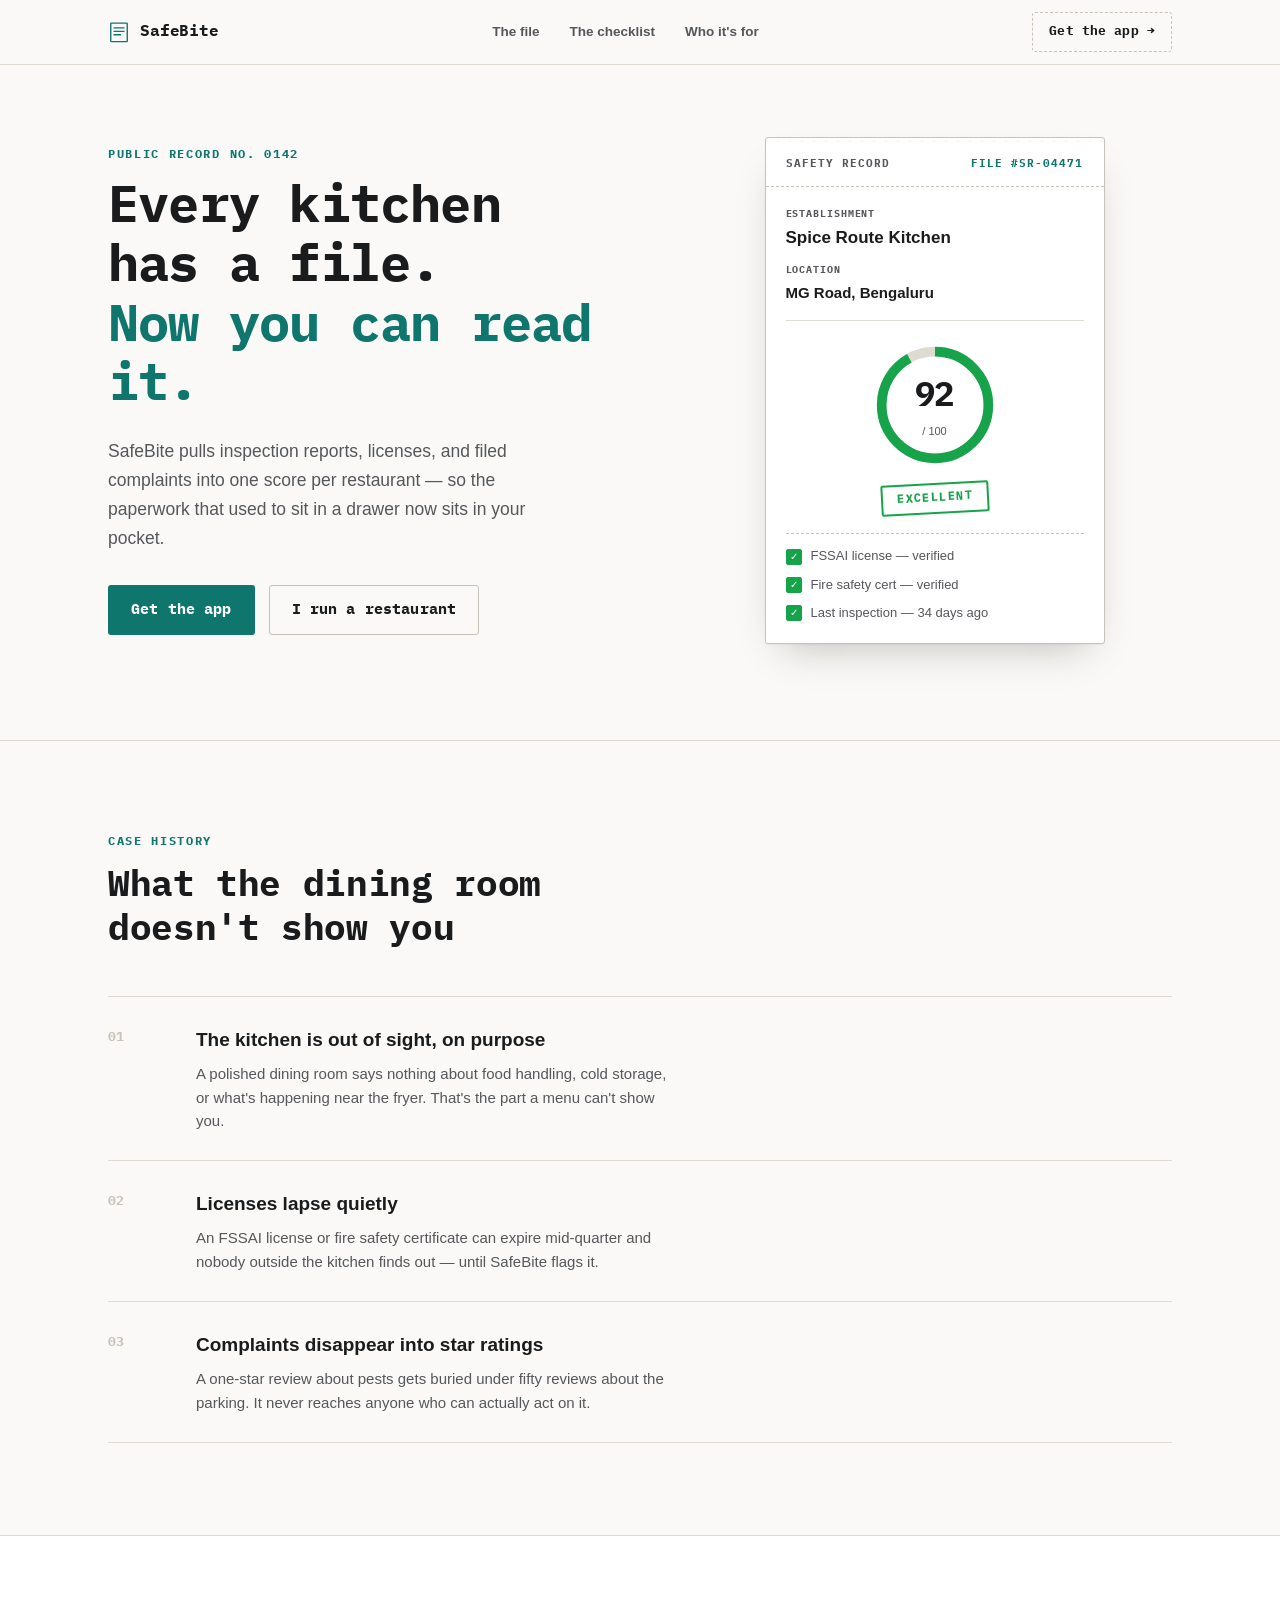
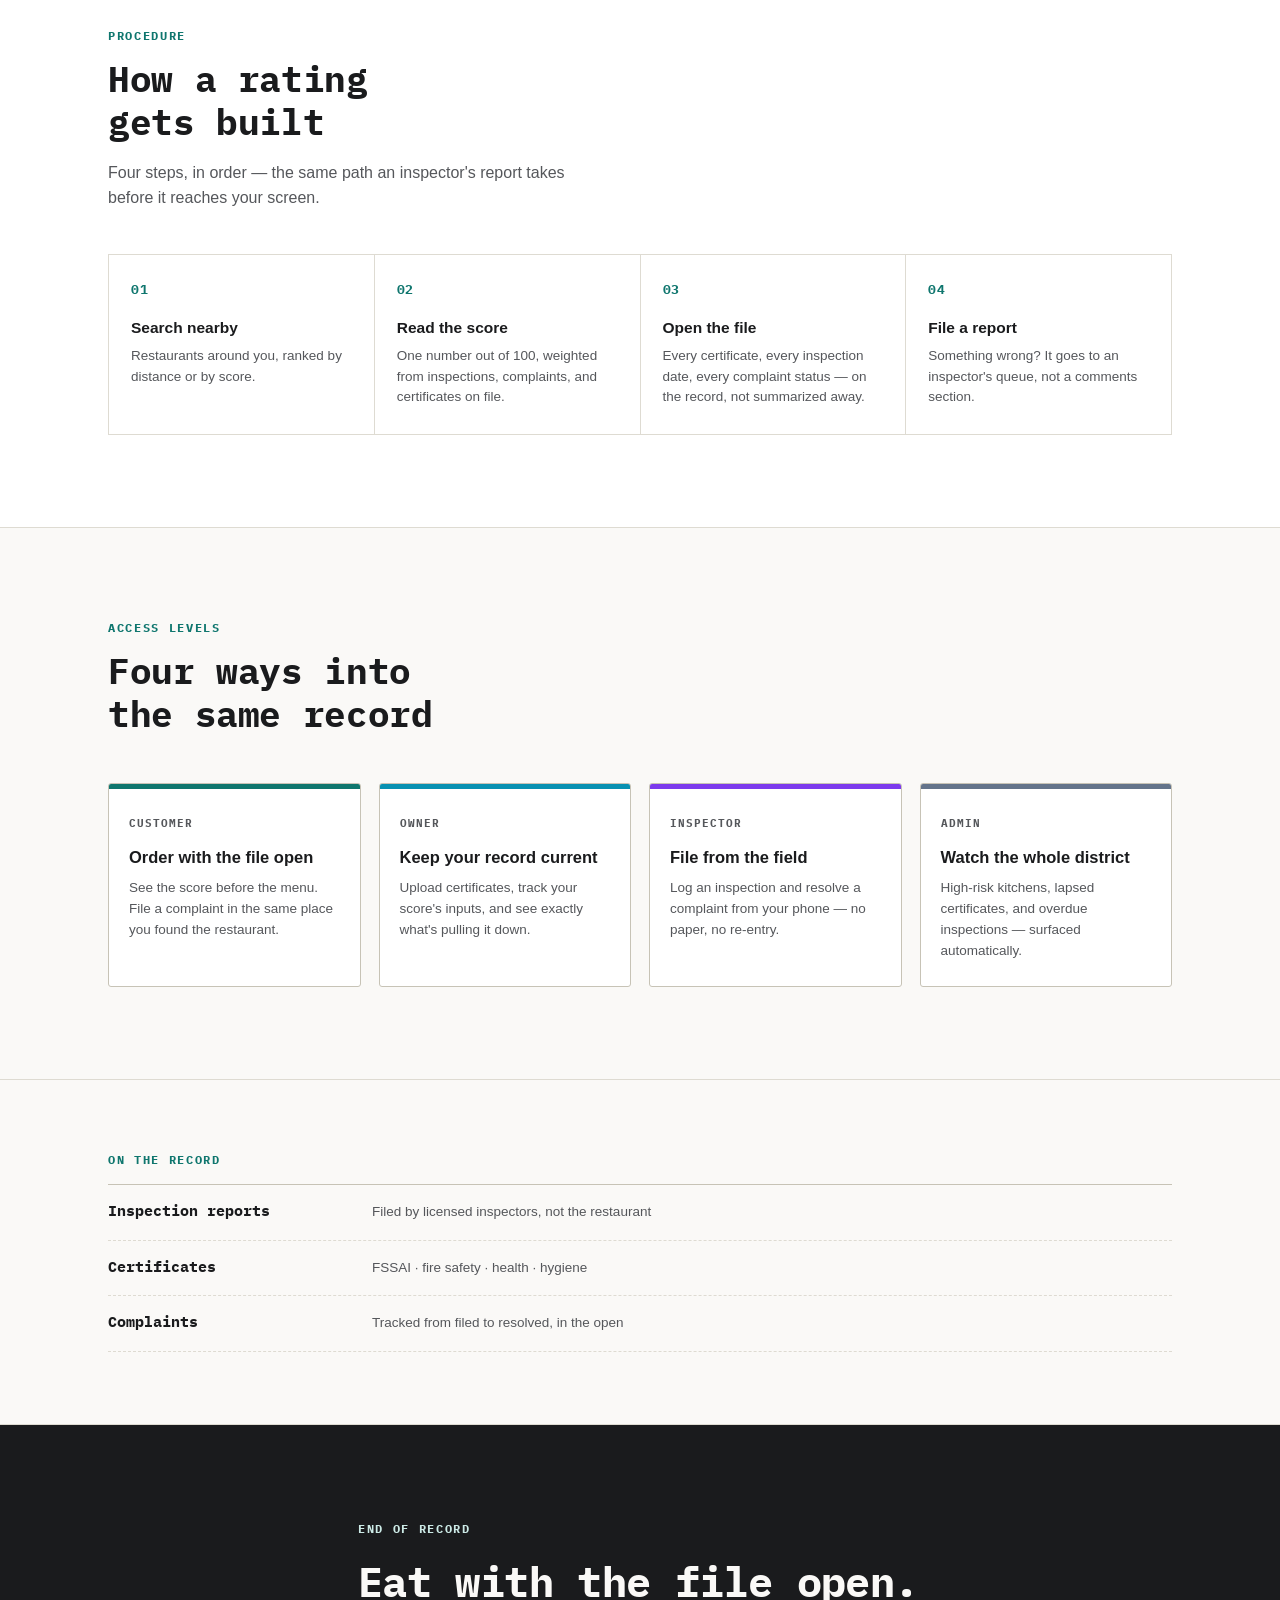
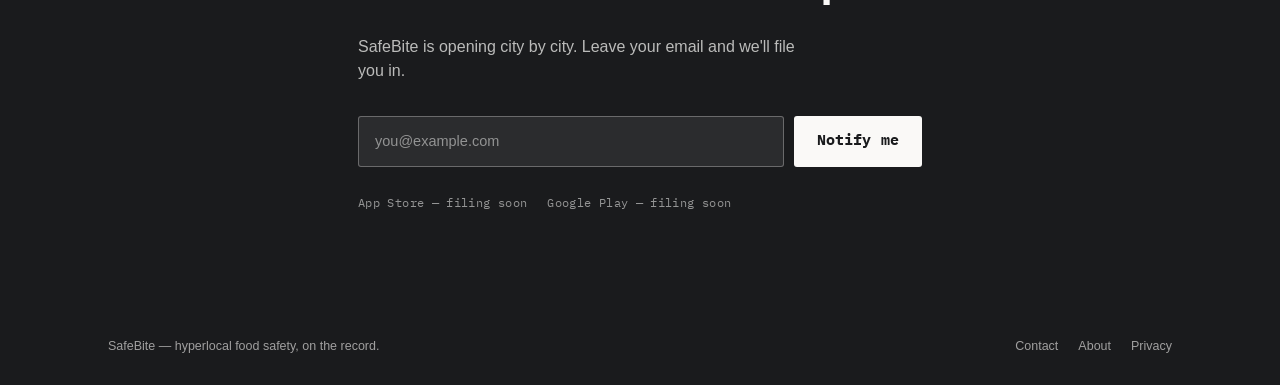
<file: index.html>
<!doctype html>
<html lang="en">
<head>
  <meta charset="UTF-8" />
  <meta name="viewport" content="width=device-width, initial-scale=1.0" />
  <title>SafeBite — The kitchen's paper trail, made public</title>
  <meta name="description" content="SafeBite turns restaurant inspections, certificates, and complaints into one public record. Check the file before you eat." />
  <link rel="icon" href="data:image/svg+xml,<svg xmlns=%22http://www.w3.org/2000/svg%22 viewBox=%220 0 24 24%22><rect x=%223%22 y=%222%22 width=%2218%22 height=%2220%22 rx=%221%22 fill=%22%23FAF9F7%22 stroke=%22%230F766E%22 stroke-width=%222%22/><path d=%22M7 8h10M7 12h10M7 16h6%22 stroke=%22%230F766E%22 stroke-width=%222%22/></svg>" />
  <link rel="stylesheet" href="styles.css" />
</head>
<body>

  <a class="skip-link" href="#top">Skip to content</a>

  <header class="masthead">
    <div class="frame masthead__row">
      <a href="#top" class="masthead__mark">
        <svg viewBox="0 0 32 32" aria-hidden="true">
          <rect x="4" y="3" width="24" height="27" rx="1" fill="none" stroke="currentColor" stroke-width="2"/>
          <path d="M9 10h14M9 15h14M9 20h9" stroke="currentColor" stroke-width="2" stroke-linecap="square"/>
        </svg>
        <span>SafeBite</span>
      </a>
      <nav class="masthead__nav">
        <a href="#the-file">The file</a>
        <a href="#checklist">The checklist</a>
        <a href="#roles">Who it's for</a>
      </nav>
      <a href="#file-a-report" class="btn btn--stamp">Get the app →</a>
    </div>
  </header>

  <main id="top">

    <!-- HERO: an actual filled inspection card, not an illustration of the idea -->
    <section class="hero">
      <div class="frame hero__grid">

        <div class="hero__intro">
          <p class="kicker">Public record No. 0142</p>
          <h1 class="hero__headline">
            Every kitchen<br />has a file.<br /><span class="hero__headline-accent">Now you can read it.</span>
          </h1>
          <p class="hero__dek">
            SafeBite pulls inspection reports, licenses, and filed complaints into one score
            per restaurant — so the paperwork that used to sit in a drawer now sits in your pocket.
          </p>
          <div class="hero__actions">
            <a href="#file-a-report" class="btn btn--primary">Get the app</a>
            <a href="#roles" class="btn btn--outline">I run a restaurant</a>
          </div>
        </div>

        <div class="hero__doc" aria-hidden="true">
          <div class="report-card">
            <div class="report-card__head">
              <span>SAFETY RECORD</span>
              <span class="report-card__id">FILE #SR-04471</span>
            </div>

            <div class="report-card__body">
              <div class="report-card__row report-card__row--name">
                <span class="report-card__label">Establishment</span>
                <span class="report-card__value">Spice Route Kitchen</span>
              </div>
              <div class="report-card__row">
                <span class="report-card__label">Location</span>
                <span class="report-card__value">MG Road, Bengaluru</span>
              </div>

              <div class="report-card__divider" role="presentation"></div>

              <div class="report-card__score">
                <svg class="report-card__ring" viewBox="0 0 120 120" aria-hidden="true">
                  <circle class="ring__track" cx="60" cy="60" r="50" />
                  <circle class="ring__fill" cx="60" cy="60" r="50" pathLength="100" stroke-dasharray="100" stroke-dashoffset="100" />
                </svg>
                <div class="report-card__score-text">
                  <span class="report-card__score-value" id="scoreValue">00</span>
                  <span class="report-card__score-suffix">/ 100</span>
                </div>
              </div>

              <div class="report-card__stamp" id="reportStamp">EXCELLENT</div>

              <div class="report-card__checks">
                <div class="check-line">
                  <span class="check-line__box check-line__box--pass" aria-hidden="true">✓</span>
                  <span>FSSAI license — verified</span>
                </div>
                <div class="check-line">
                  <span class="check-line__box check-line__box--pass" aria-hidden="true">✓</span>
                  <span>Fire safety cert — verified</span>
                </div>
                <div class="check-line">
                  <span class="check-line__box check-line__box--pass" aria-hidden="true">✓</span>
                  <span>Last inspection — 34 days ago</span>
                </div>
              </div>
            </div>
          </div>
        </div>

      </div>
    </section>

    <!-- THE PROBLEM, told as a redacted case file rather than an icon grid -->
    <section class="case" id="the-file">
      <div class="frame">
        <p class="kicker">Case history</p>
        <h2 class="section-head">What the dining room doesn't show you</h2>

        <div class="case__ledger">
          <div class="case__entry">
            <span class="case__mark">01</span>
            <div class="case__text">
              <h3>The kitchen is out of sight, on purpose</h3>
              <p>A polished dining room says nothing about food handling, cold storage, or what's happening near the fryer. That's the part a menu can't show you.</p>
            </div>
          </div>
          <div class="case__entry">
            <span class="case__mark">02</span>
            <div class="case__text">
              <h3>Licenses lapse quietly</h3>
              <p>An FSSAI license or fire safety certificate can expire mid-quarter and nobody outside the kitchen finds out — until SafeBite flags it.</p>
            </div>
          </div>
          <div class="case__entry">
            <span class="case__mark">03</span>
            <div class="case__text">
              <h3>Complaints disappear into star ratings</h3>
              <p>A one-star review about pests gets buried under fifty reviews about the parking. It never reaches anyone who can actually act on it.</p>
            </div>
          </div>
        </div>
      </div>
    </section>

    <!-- HOW IT WORKS — genuinely sequential, kept as a real numbered procedure -->
    <section class="checklist" id="checklist">
      <div class="frame">
        <p class="kicker">Procedure</p>
        <h2 class="section-head">How a rating gets built</h2>
        <p class="section-sub">Four steps, in order — the same path an inspector's report takes before it reaches your screen.</p>

        <ol class="procedure">
          <li class="procedure__step">
            <span class="procedure__num">01</span>
            <div class="procedure__body">
              <h3>Search nearby</h3>
              <p>Restaurants around you, ranked by distance or by score.</p>
            </div>
          </li>
          <li class="procedure__step">
            <span class="procedure__num">02</span>
            <div class="procedure__body">
              <h3>Read the score</h3>
              <p>One number out of 100, weighted from inspections, complaints, and certificates on file.</p>
            </div>
          </li>
          <li class="procedure__step">
            <span class="procedure__num">03</span>
            <div class="procedure__body">
              <h3>Open the file</h3>
              <p>Every certificate, every inspection date, every complaint status — on the record, not summarized away.</p>
            </div>
          </li>
          <li class="procedure__step">
            <span class="procedure__num">04</span>
            <div class="procedure__body">
              <h3>File a report</h3>
              <p>Something wrong? It goes to an inspector's queue, not a comments section.</p>
            </div>
          </li>
        </ol>
      </div>
    </section>

    <!-- ROLES — styled as ID badges / clearance cards, not generic feature cards -->
    <section class="roles" id="roles">
      <div class="frame">
        <p class="kicker">Access levels</p>
        <h2 class="section-head">Four ways into the same record</h2>

        <div class="badges">
          <article class="badge badge--customer">
            <div class="badge__strip"></div>
            <span class="badge__role">Customer</span>
            <h3>Order with the file open</h3>
            <p>See the score before the menu. File a complaint in the same place you found the restaurant.</p>
          </article>
          <article class="badge badge--owner">
            <div class="badge__strip"></div>
            <span class="badge__role">Owner</span>
            <h3>Keep your record current</h3>
            <p>Upload certificates, track your score's inputs, and see exactly what's pulling it down.</p>
          </article>
          <article class="badge badge--inspector">
            <div class="badge__strip"></div>
            <span class="badge__role">Inspector</span>
            <h3>File from the field</h3>
            <p>Log an inspection and resolve a complaint from your phone — no paper, no re-entry.</p>
          </article>
          <article class="badge badge--admin">
            <div class="badge__strip"></div>
            <span class="badge__role">Admin</span>
            <h3>Watch the whole district</h3>
            <p>High-risk kitchens, lapsed certificates, and overdue inspections — surfaced automatically.</p>
          </article>
        </div>
      </div>
    </section>

    <!-- TRUST — a receipt-style ledger, not stat cards -->
    <section class="ledger">
      <div class="frame">
        <p class="kicker">On the record</p>
        <div class="ledger__table" role="table" aria-label="What SafeBite tracks">
          <div class="ledger__row" role="row">
            <span role="cell">Inspection reports</span>
            <span role="cell" class="ledger__note">Filed by licensed inspectors, not the restaurant</span>
          </div>
          <div class="ledger__row" role="row">
            <span role="cell">Certificates</span>
            <span role="cell" class="ledger__note">FSSAI · fire safety · health · hygiene</span>
          </div>
          <div class="ledger__row" role="row">
            <span role="cell">Complaints</span>
            <span role="cell" class="ledger__note">Tracked from filed to resolved, in the open</span>
          </div>
        </div>
      </div>
    </section>

    <!-- CTA — styled as the closing line of the report -->
    <section class="closing" id="file-a-report">
      <div class="frame closing__inner">
        <p class="kicker kicker--on-dark">End of record</p>
        <h2>Eat with the file open.</h2>
        <p class="closing__sub">SafeBite is opening city by city. Leave your email and we'll file you in.</p>
        <form class="closing__form" action="mailto:hello@safebite.app" method="get">
          <label class="visually-hidden" for="emailInput">Email address</label>
          <input id="emailInput" type="email" name="email" placeholder="you@example.com" required />
          <button type="submit" class="btn btn--primary-inverse">Notify me</button>
        </form>
        <div class="closing__stores" aria-label="Coming soon to app stores">
          <span>App Store — filing soon</span>
          <span>Google Play — filing soon</span>
        </div>
      </div>
    </section>

  </main>

  <footer class="colophon">
    <div class="frame colophon__row">
      <span>SafeBite — hyperlocal food safety, on the record.</span>
      <nav class="colophon__links">
        <a href="mailto:hello@safebite.app">Contact</a>
        <a href="#top">About</a>
        <a href="#top">Privacy</a>
      </nav>
    </div>
  </footer>

  <script src="script.js"></script>
</body>
</html>
</file>
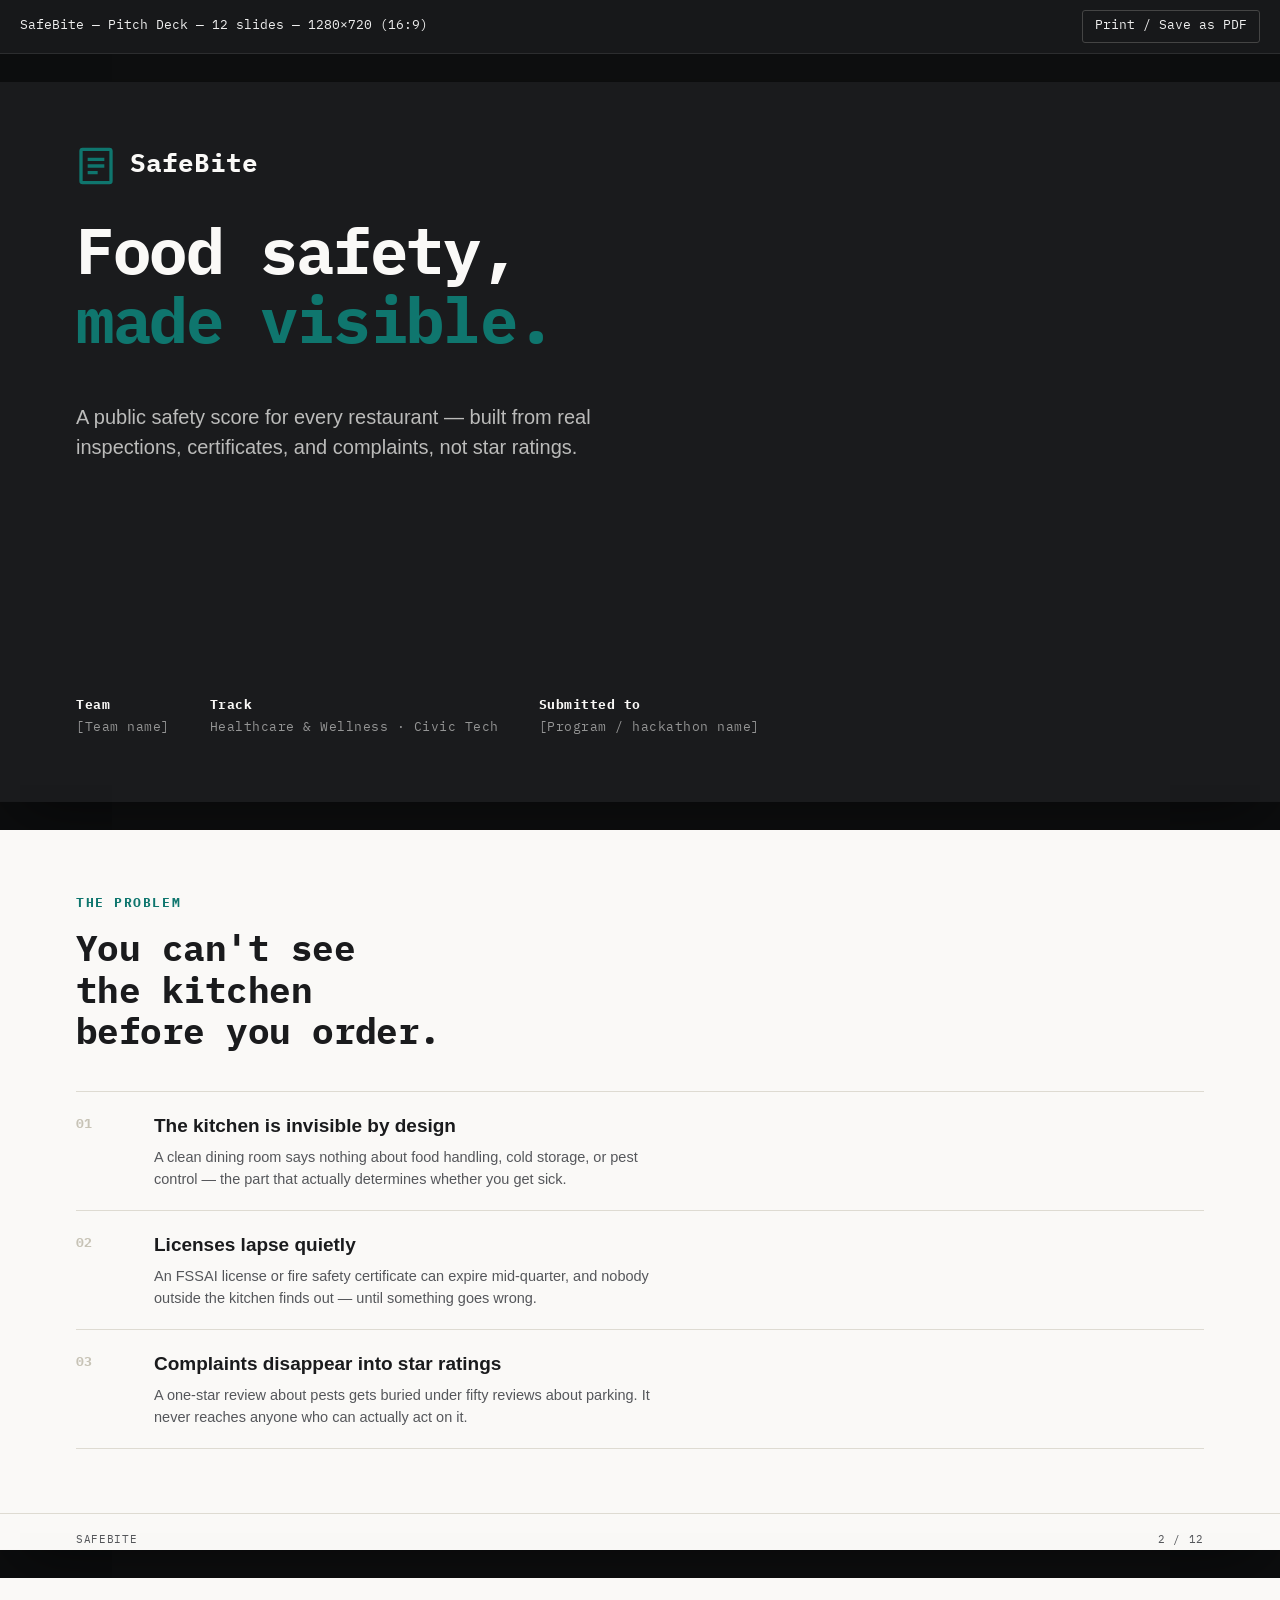
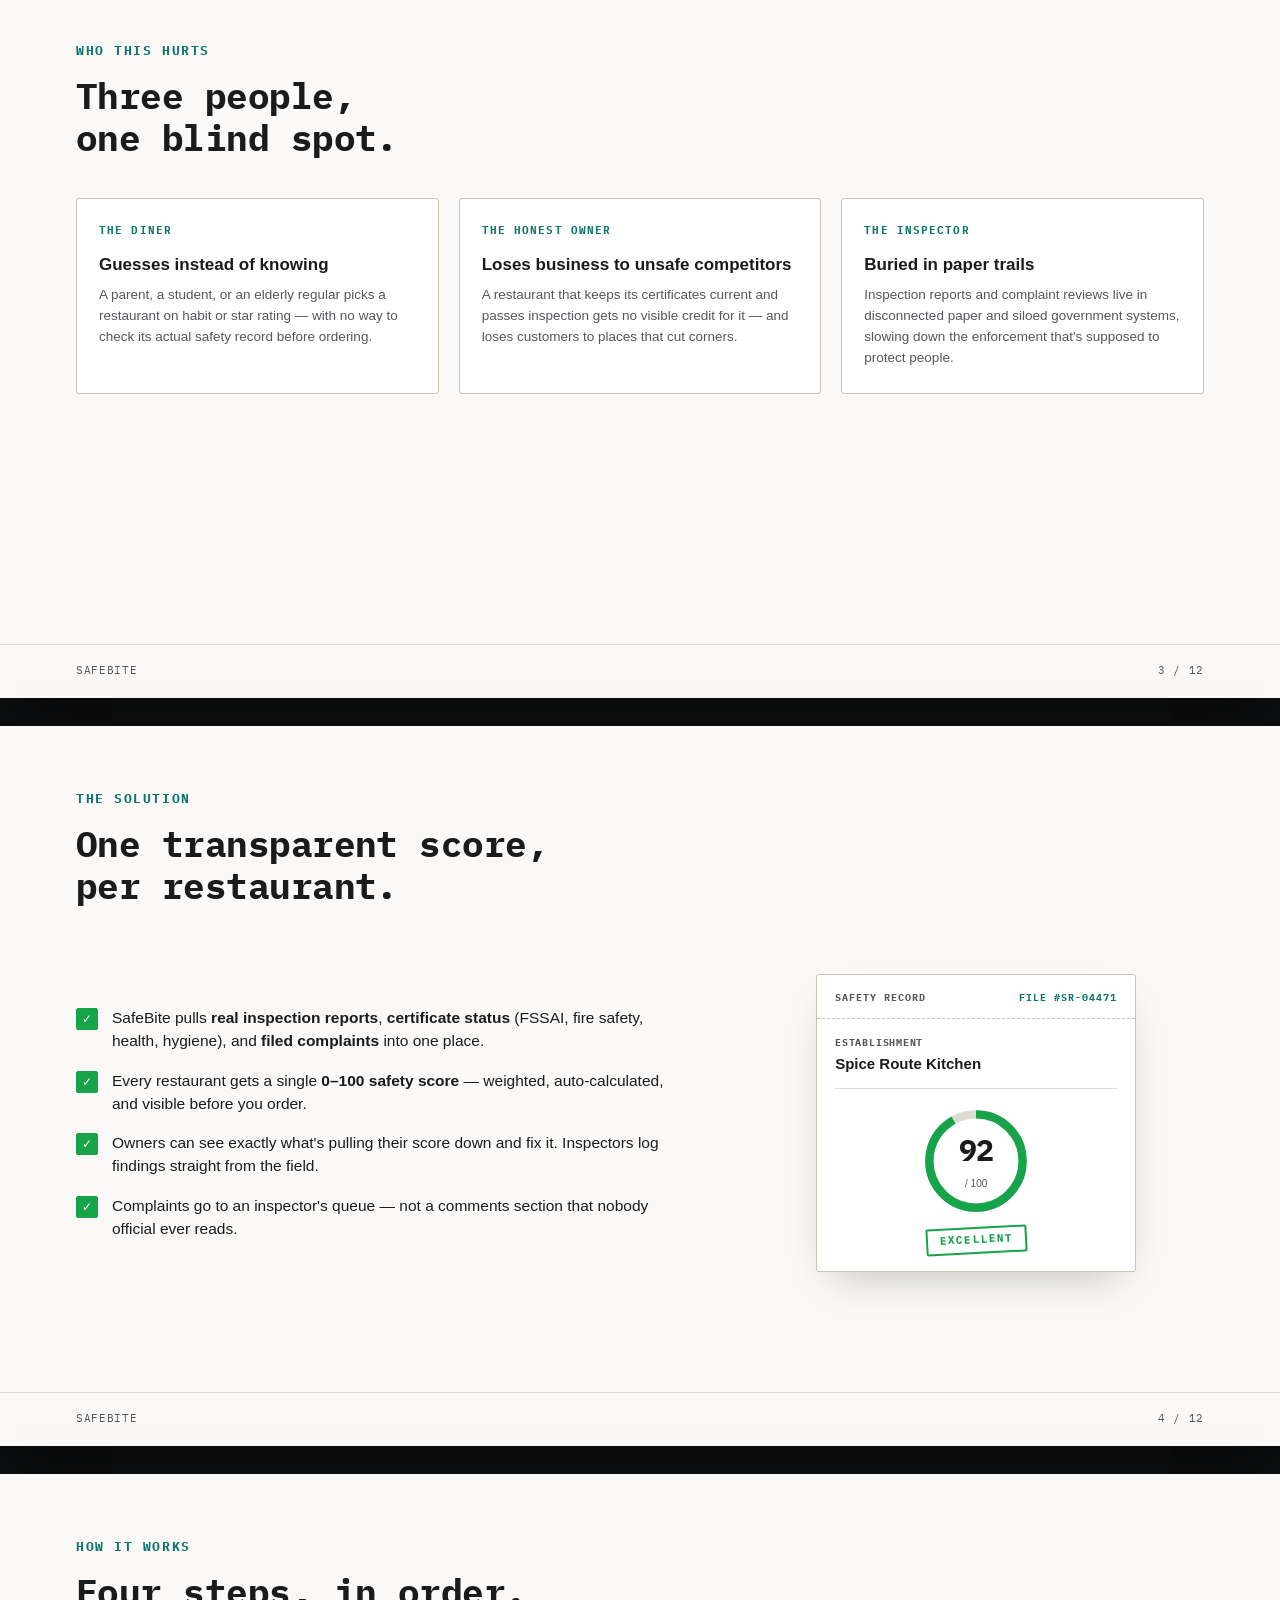
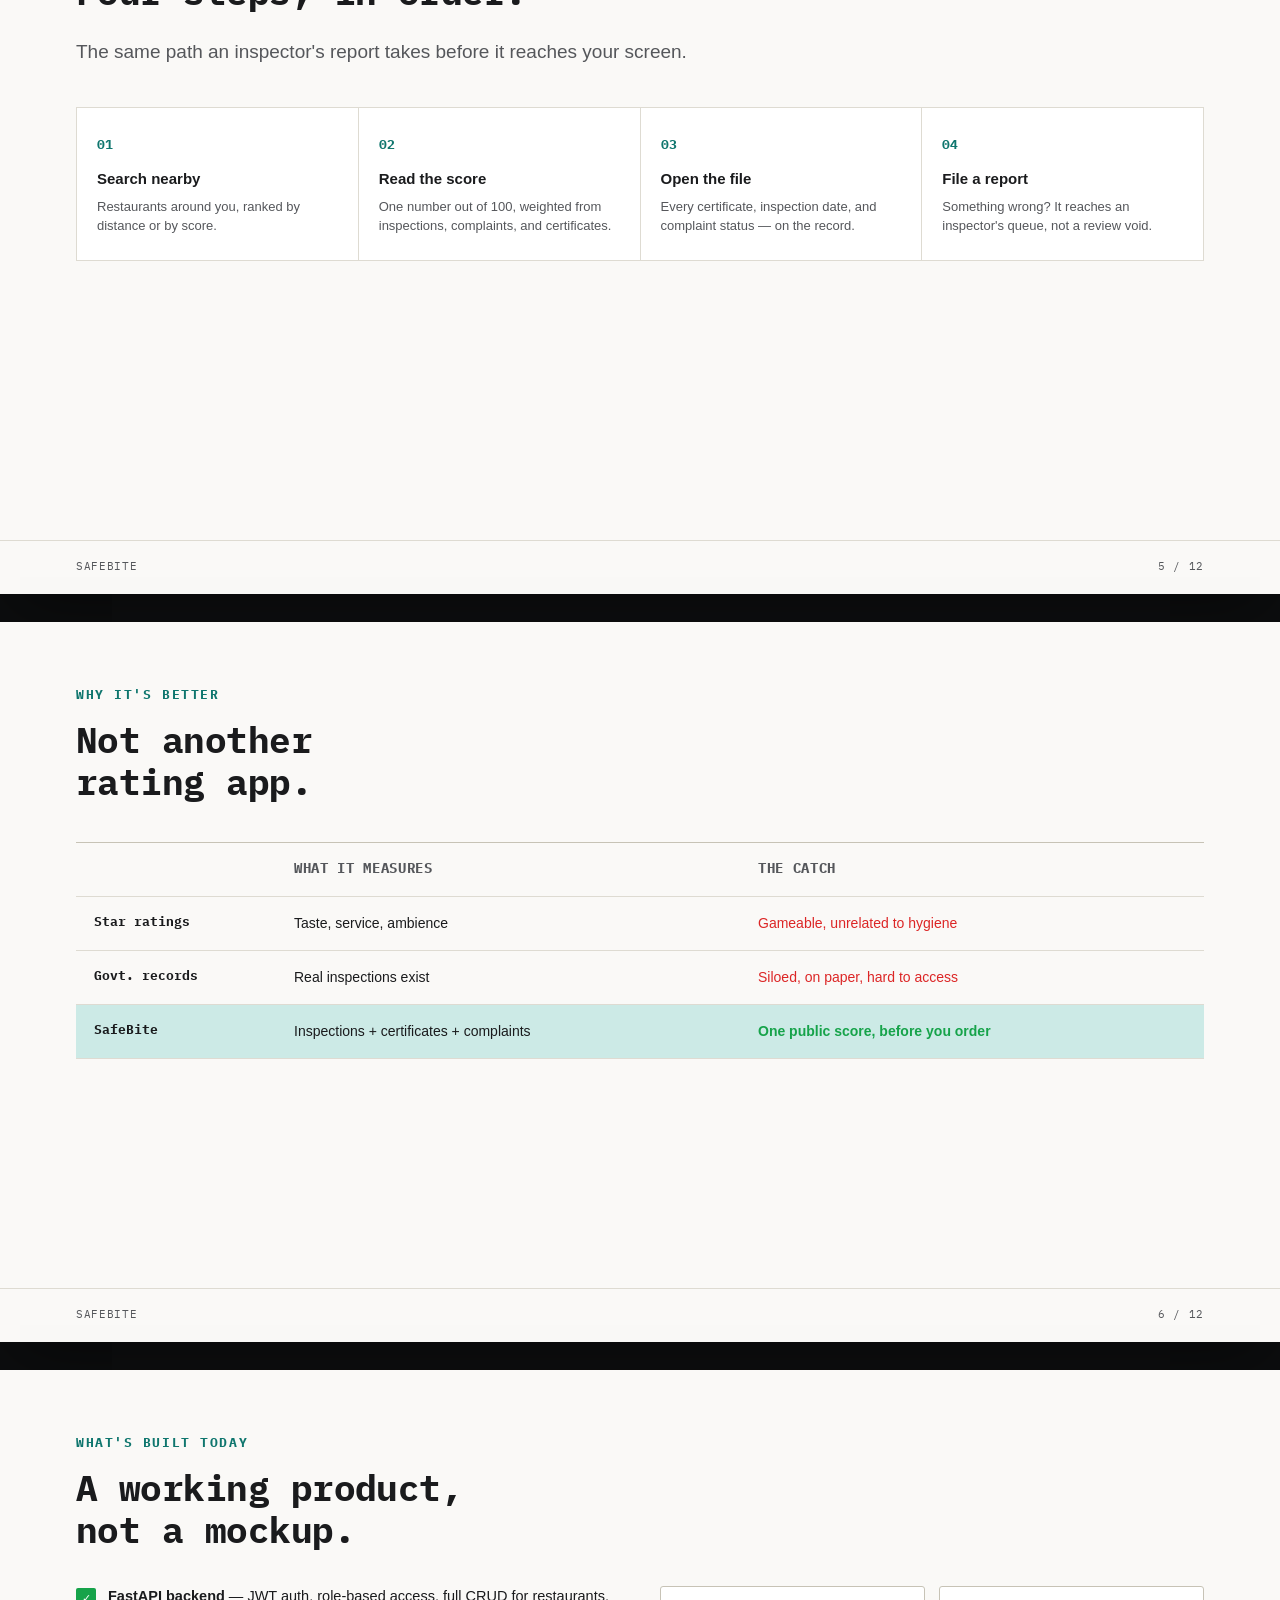
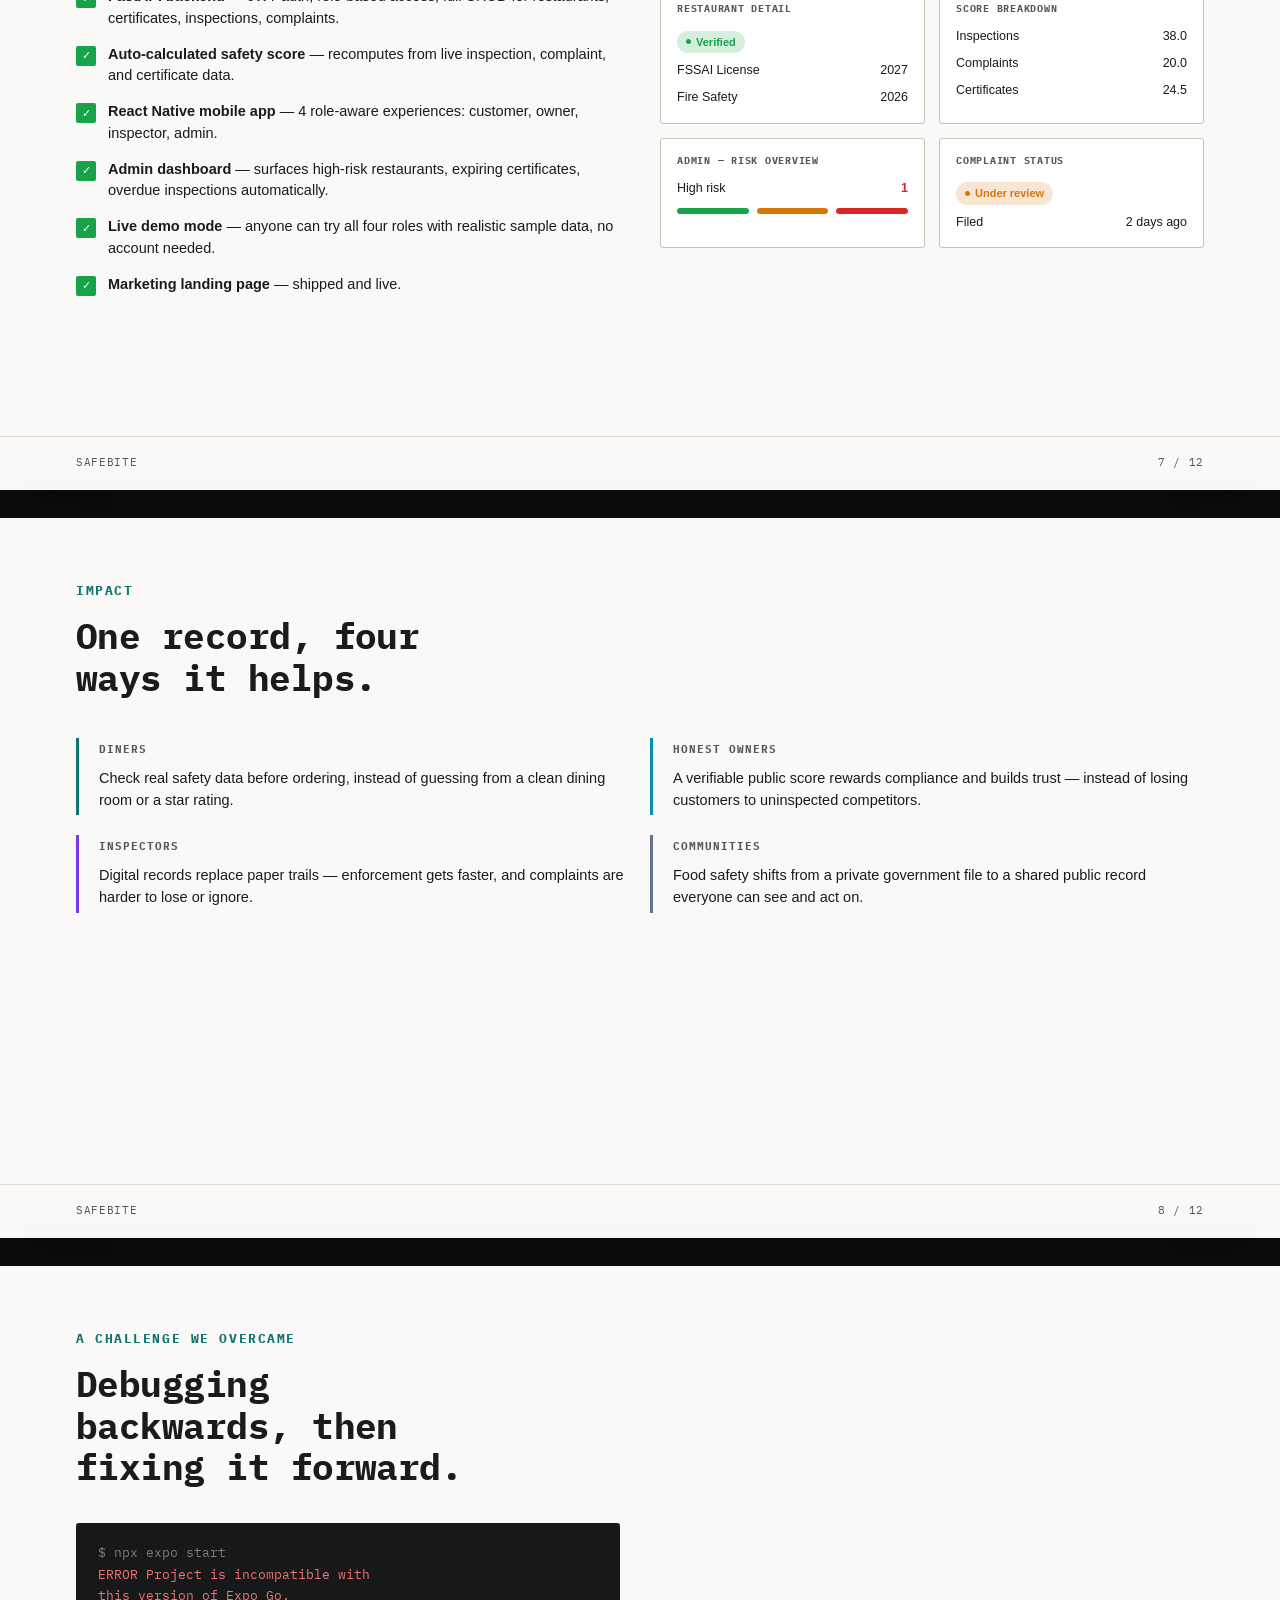
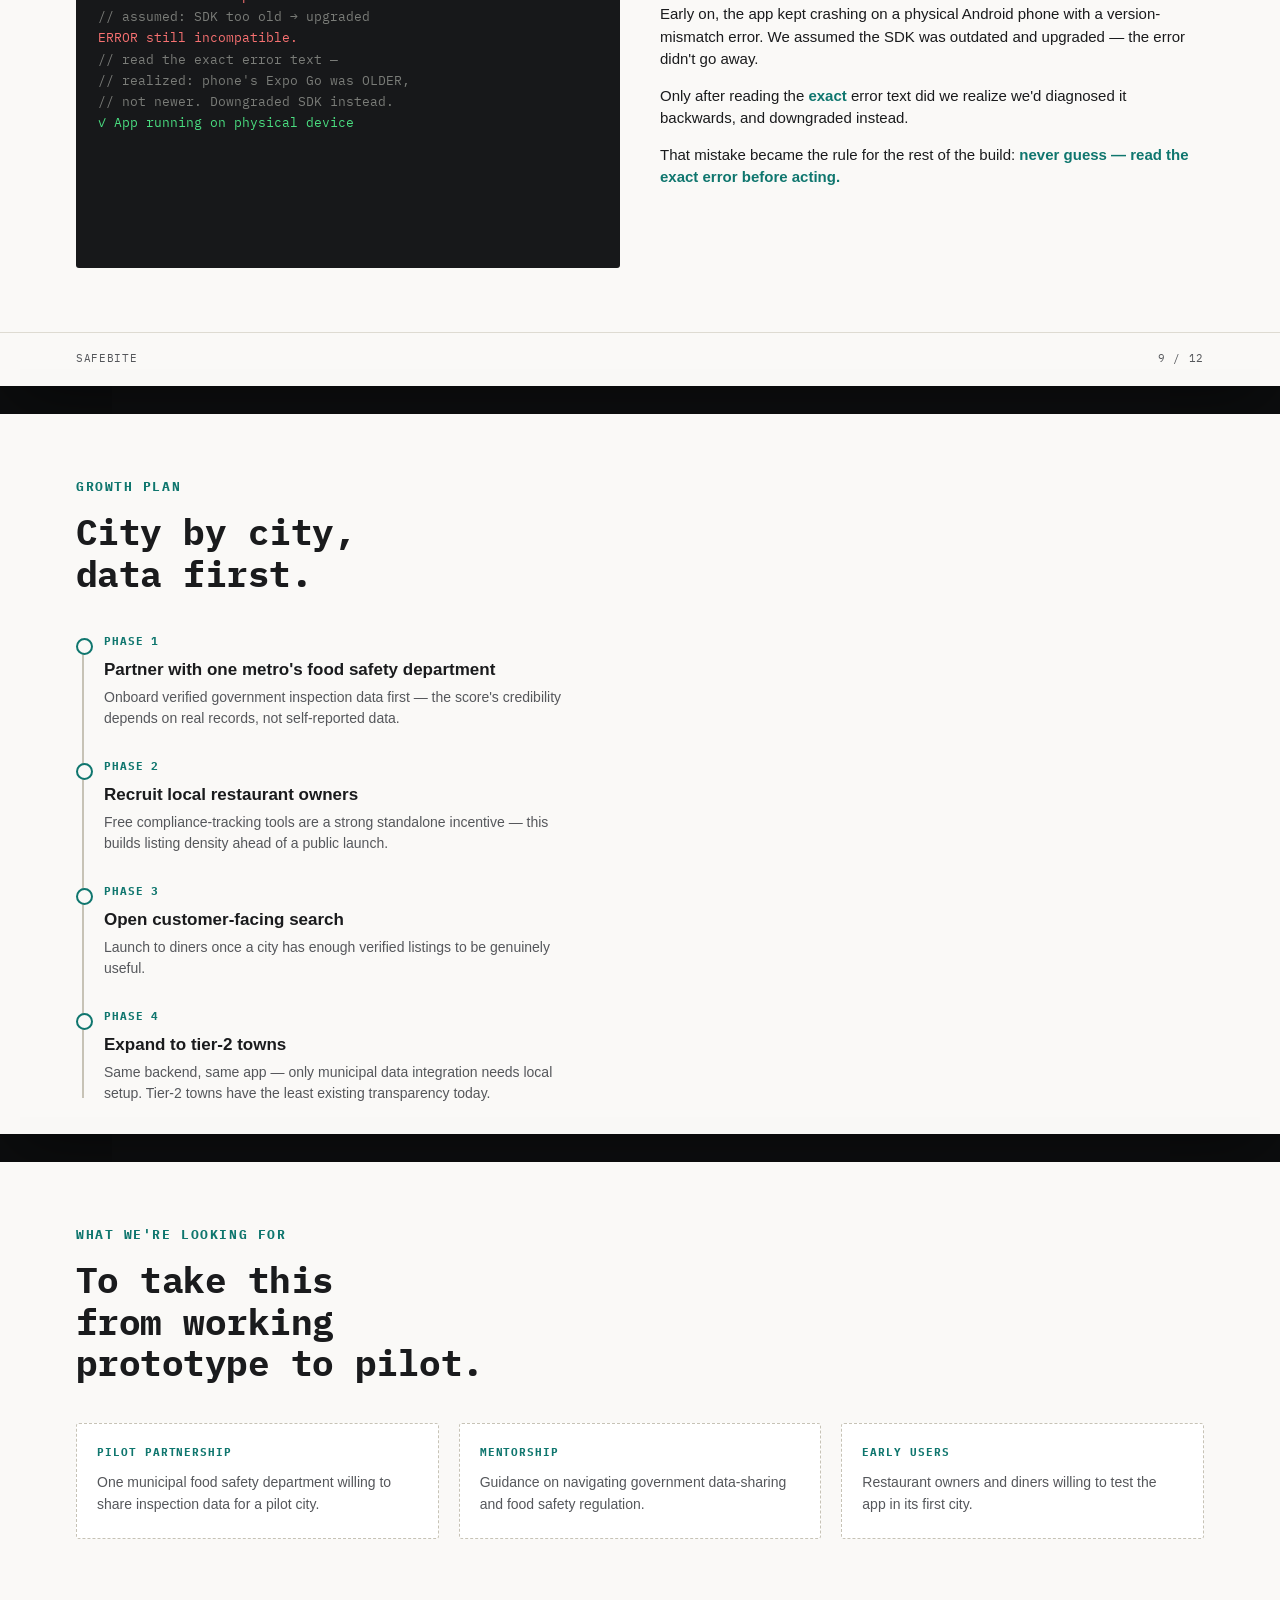
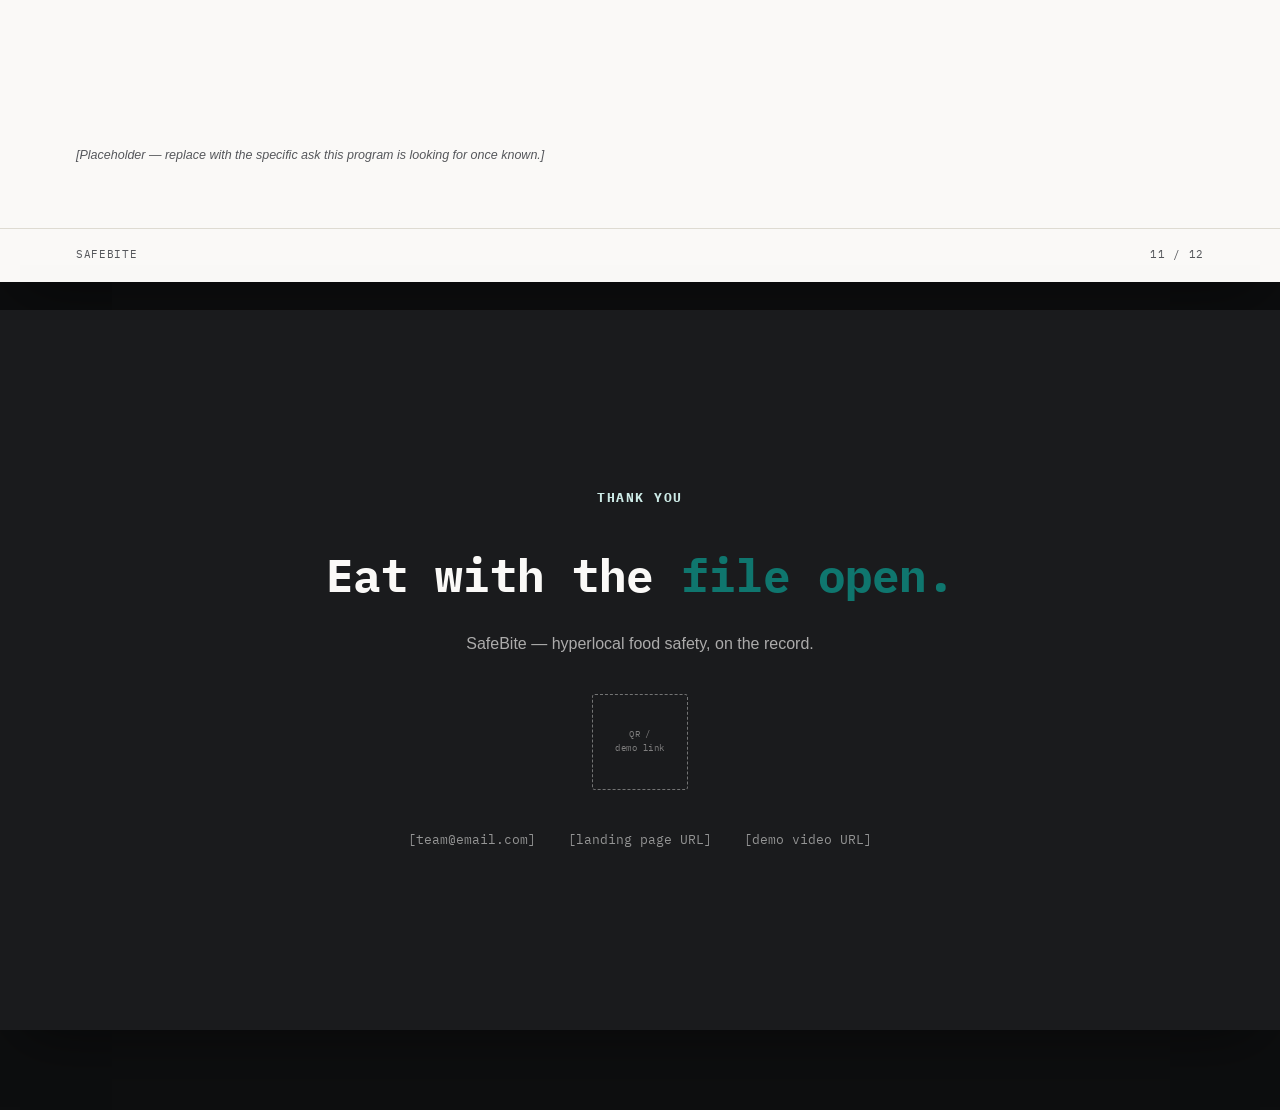
<file: pitch/index.html>
<!doctype html>
<html lang="en">
<head>
  <meta charset="UTF-8" />
  <meta name="viewport" content="width=device-width, initial-scale=1.0" />
  <title>SafeBite — Pitch Deck</title>
  <link rel="stylesheet" href="pitch.css" />
</head>
<body>

  <div class="deck-toolbar">
    <span>SafeBite — Pitch Deck — 12 slides — 1280×720 (16:9)</span>
    <button onclick="window.print()">Print / Save as PDF</button>
  </div>

  <main class="deck">

    <!-- SLIDE 1 — Title -->
    <section class="slide slide--title">
      <div class="slide__inner">
        <div class="title-mark">
          <svg viewBox="0 0 24 24" aria-hidden="true">
            <rect x="3" y="2" width="18" height="20" rx="1" fill="none" stroke="currentColor" stroke-width="2"/>
            <path d="M7 8h10M7 12h10M7 16h6" stroke="currentColor" stroke-width="2"/>
          </svg>
          <span>SafeBite</span>
        </div>
        <h1 class="title-headline">Food safety,<br /><em>made visible.</em></h1>
        <p class="title-sub">A public safety score for every restaurant — built from real inspections, certificates, and complaints, not star ratings.</p>
        <div class="title-meta">
          <span><b>Team</b>[Team name]</span>
          <span><b>Track</b>Healthcare &amp; Wellness · Civic Tech</span>
          <span><b>Submitted to</b>[Program / hackathon name]</span>
        </div>
      </div>
    </section>

    <!-- SLIDE 2 — The problem -->
    <section class="slide">
      <div class="slide__inner">
        <p class="kicker">The problem</p>
        <h2 class="slide__title slide__title--md">You can't see the kitchen before you order.</h2>
        <div class="case-list">
          <div class="case-row">
            <span class="case-row__mark">01</span>
            <div>
              <h3>The kitchen is invisible by design</h3>
              <p>A clean dining room says nothing about food handling, cold storage, or pest control — the part that actually determines whether you get sick.</p>
            </div>
          </div>
          <div class="case-row">
            <span class="case-row__mark">02</span>
            <div>
              <h3>Licenses lapse quietly</h3>
              <p>An FSSAI license or fire safety certificate can expire mid-quarter, and nobody outside the kitchen finds out — until something goes wrong.</p>
            </div>
          </div>
          <div class="case-row">
            <span class="case-row__mark">03</span>
            <div>
              <h3>Complaints disappear into star ratings</h3>
              <p>A one-star review about pests gets buried under fifty reviews about parking. It never reaches anyone who can actually act on it.</p>
            </div>
          </div>
        </div>
      </div>
      <div class="slide__footer"><span>SafeBite</span><span>2 / 12</span></div>
    </section>

    <!-- SLIDE 3 — Who this hurts -->
    <section class="slide">
      <div class="slide__inner">
        <p class="kicker">Who this hurts</p>
        <h2 class="slide__title slide__title--md">Three people, one blind spot.</h2>
        <div class="stake-grid">
          <div class="stake-card">
            <div class="stake-card__role">The diner</div>
            <h3>Guesses instead of knowing</h3>
            <p>A parent, a student, or an elderly regular picks a restaurant on habit or star rating — with no way to check its actual safety record before ordering.</p>
          </div>
          <div class="stake-card">
            <div class="stake-card__role">The honest owner</div>
            <h3>Loses business to unsafe competitors</h3>
            <p>A restaurant that keeps its certificates current and passes inspection gets no visible credit for it — and loses customers to places that cut corners.</p>
          </div>
          <div class="stake-card">
            <div class="stake-card__role">The inspector</div>
            <h3>Buried in paper trails</h3>
            <p>Inspection reports and complaint reviews live in disconnected paper and siloed government systems, slowing down the enforcement that's supposed to protect people.</p>
          </div>
        </div>
      </div>
      <div class="slide__footer"><span>SafeBite</span><span>3 / 12</span></div>
    </section>

    <!-- SLIDE 4 — The solution -->
    <section class="slide">
      <div class="slide__inner">
        <p class="kicker">The solution</p>
        <h2 class="slide__title slide__title--md">One transparent score, per restaurant.</h2>
        <div class="solution-grid">
          <div class="solution-points">
            <div class="solution-point">
              <span class="solution-point__box">✓</span>
              <p>SafeBite pulls <strong>real inspection reports</strong>, <strong>certificate status</strong> (FSSAI, fire safety, health, hygiene), and <strong>filed complaints</strong> into one place.</p>
            </div>
            <div class="solution-point">
              <span class="solution-point__box">✓</span>
              <p>Every restaurant gets a single <strong>0–100 safety score</strong> — weighted, auto-calculated, and visible before you order.</p>
            </div>
            <div class="solution-point">
              <span class="solution-point__box">✓</span>
              <p>Owners can see exactly what's pulling their score down and fix it. Inspectors log findings straight from the field.</p>
            </div>
            <div class="solution-point">
              <span class="solution-point__box">✓</span>
              <p>Complaints go to an inspector's queue — not a comments section that nobody official ever reads.</p>
            </div>
          </div>
          <div class="report-card">
            <div class="report-card__head"><span>SAFETY RECORD</span><span>FILE #SR-04471</span></div>
            <div class="report-card__body">
              <div>
                <div class="report-card__label">Establishment</div>
                <div class="report-card__value">Spice Route Kitchen</div>
              </div>
              <div class="report-card__divider"></div>
              <div class="report-card__score">
                <svg class="report-card__ring" viewBox="0 0 120 120" aria-hidden="true">
                  <circle class="ring__track" cx="60" cy="60" r="50" />
                  <circle class="ring__fill" cx="60" cy="60" r="50" pathLength="100" stroke-dasharray="100" stroke-dashoffset="8" />
                </svg>
                <div class="report-card__score-text">
                  <span class="report-card__score-value">92</span>
                  <span class="report-card__score-suffix">/ 100</span>
                </div>
              </div>
              <div class="report-card__stamp">EXCELLENT</div>
            </div>
          </div>
        </div>
      </div>
      <div class="slide__footer"><span>SafeBite</span><span>4 / 12</span></div>
    </section>

    <!-- SLIDE 5 — How it works -->
    <section class="slide">
      <div class="slide__inner">
        <p class="kicker">How it works</p>
        <h2 class="slide__title slide__title--md">Four steps, in order.</h2>
        <p class="slide__lede">The same path an inspector's report takes before it reaches your screen.</p>
        <ol class="procedure">
          <li><span class="procedure__num">01</span><h3>Search nearby</h3><p>Restaurants around you, ranked by distance or by score.</p></li>
          <li><span class="procedure__num">02</span><h3>Read the score</h3><p>One number out of 100, weighted from inspections, complaints, and certificates.</p></li>
          <li><span class="procedure__num">03</span><h3>Open the file</h3><p>Every certificate, inspection date, and complaint status — on the record.</p></li>
          <li><span class="procedure__num">04</span><h3>File a report</h3><p>Something wrong? It reaches an inspector's queue, not a review void.</p></li>
        </ol>
      </div>
      <div class="slide__footer"><span>SafeBite</span><span>5 / 12</span></div>
    </section>

    <!-- SLIDE 6 — Why it's better -->
    <section class="slide">
      <div class="slide__inner">
        <p class="kicker">Why it's better</p>
        <h2 class="slide__title slide__title--md">Not another rating app.</h2>
        <div class="compare">
          <div class="compare__row compare__row--head">
            <div></div><div>What it measures</div><div>The catch</div>
          </div>
          <div class="compare__row">
            <div>Star ratings</div>
            <div>Taste, service, ambience</div>
            <div class="compare__cell--bad">Gameable, unrelated to hygiene</div>
          </div>
          <div class="compare__row">
            <div>Govt. records</div>
            <div>Real inspections exist</div>
            <div class="compare__cell--bad">Siloed, on paper, hard to access</div>
          </div>
          <div class="compare__row compare__row--safebite">
            <div>SafeBite</div>
            <div>Inspections + certificates + complaints</div>
            <div class="compare__cell--good">One public score, before you order</div>
          </div>
        </div>
      </div>
      <div class="slide__footer"><span>SafeBite</span><span>6 / 12</span></div>
    </section>

    <!-- SLIDE 7 — What's built -->
    <section class="slide">
      <div class="slide__inner">
        <p class="kicker">What's built today</p>
        <h2 class="slide__title slide__title--md">A working product, not a mockup.</h2>
        <div class="proof-grid">
          <div class="proof-list">
            <div class="proof-item"><span class="proof-item__check">✓</span><p><strong>FastAPI backend</strong> — JWT auth, role-based access, full CRUD for restaurants, certificates, inspections, complaints.</p></div>
            <div class="proof-item"><span class="proof-item__check">✓</span><p><strong>Auto-calculated safety score</strong> — recomputes from live inspection, complaint, and certificate data.</p></div>
            <div class="proof-item"><span class="proof-item__check">✓</span><p><strong>React Native mobile app</strong> — 4 role-aware experiences: customer, owner, inspector, admin.</p></div>
            <div class="proof-item"><span class="proof-item__check">✓</span><p><strong>Admin dashboard</strong> — surfaces high-risk restaurants, expiring certificates, overdue inspections automatically.</p></div>
            <div class="proof-item"><span class="proof-item__check">✓</span><p><strong>Live demo mode</strong> — anyone can try all four roles with realistic sample data, no account needed.</p></div>
            <div class="proof-item"><span class="proof-item__check">✓</span><p><strong>Marketing landing page</strong> — shipped and live.</p></div>
          </div>
          <div class="mini-screens">
            <div class="mini-screen">
              <div class="mini-screen__label">Restaurant detail</div>
              <div class="mini-badge"><span class="mini-badge__dot"></span>Verified</div>
              <div class="mini-row"><span>FSSAI License</span><span>2027</span></div>
              <div class="mini-row"><span>Fire Safety</span><span>2026</span></div>
            </div>
            <div class="mini-screen">
              <div class="mini-screen__label">Score breakdown</div>
              <div class="mini-row"><span>Inspections</span><span>38.0</span></div>
              <div class="mini-row"><span>Complaints</span><span>20.0</span></div>
              <div class="mini-row"><span>Certificates</span><span>24.5</span></div>
            </div>
            <div class="mini-screen">
              <div class="mini-screen__label">Admin — risk overview</div>
              <div class="mini-row"><span>High risk</span><span style="color:var(--bad); font-weight:700;">1</span></div>
              <div class="mini-strip"><div style="background:var(--good);"></div><div style="background:var(--warn);"></div><div style="background:var(--bad);"></div></div>
            </div>
            <div class="mini-screen">
              <div class="mini-screen__label">Complaint status</div>
              <div class="mini-badge" style="background:color-mix(in srgb, var(--warn) 18%, transparent); color: var(--warn);"><span class="mini-badge__dot"></span>Under review</div>
              <div class="mini-row"><span>Filed</span><span>2 days ago</span></div>
            </div>
          </div>
        </div>
      </div>
      <div class="slide__footer"><span>SafeBite</span><span>7 / 12</span></div>
    </section>

    <!-- SLIDE 8 — Impact -->
    <section class="slide">
      <div class="slide__inner">
        <p class="kicker">Impact</p>
        <h2 class="slide__title slide__title--md">One record, four ways it helps.</h2>
        <div class="impact-grid">
          <div class="impact-card">
            <div class="impact-card__role">Diners</div>
            <p>Check real safety data before ordering, instead of guessing from a clean dining room or a star rating.</p>
          </div>
          <div class="impact-card impact-card--owner">
            <div class="impact-card__role">Honest owners</div>
            <p>A verifiable public score rewards compliance and builds trust — instead of losing customers to uninspected competitors.</p>
          </div>
          <div class="impact-card impact-card--inspector">
            <div class="impact-card__role">Inspectors</div>
            <p>Digital records replace paper trails — enforcement gets faster, and complaints are harder to lose or ignore.</p>
          </div>
          <div class="impact-card impact-card--admin">
            <div class="impact-card__role">Communities</div>
            <p>Food safety shifts from a private government file to a shared public record everyone can see and act on.</p>
          </div>
        </div>
      </div>
      <div class="slide__footer"><span>SafeBite</span><span>8 / 12</span></div>
    </section>

    <!-- SLIDE 9 — Challenge overcome -->
    <section class="slide">
      <div class="slide__inner">
        <p class="kicker">A challenge we overcame</p>
        <h2 class="slide__title slide__title--md">Debugging backwards, then fixing it forward.</h2>
        <div class="challenge-block">
          <div class="terminal">
            <div class="dim">$ npx expo start</div>
            <div class="err">ERROR  Project is incompatible with</div>
            <div class="err">this version of Expo Go.</div>
            <div class="dim">// assumed: SDK too old → upgraded</div>
            <div class="err">ERROR  still incompatible.</div>
            <div class="dim">// read the exact error text —</div>
            <div class="dim">// realized: phone's Expo Go was OLDER,</div>
            <div class="dim">// not newer. Downgraded SDK instead.</div>
            <div class="ok">✓ App running on physical device</div>
          </div>
          <div class="challenge-text">
            <p>Early on, the app kept crashing on a physical Android phone with a version-mismatch error. We assumed the SDK was outdated and upgraded — the error didn't go away.</p>
            <p>Only after reading the <strong>exact</strong> error text did we realize we'd diagnosed it backwards, and downgraded instead.</p>
            <p>That mistake became the rule for the rest of the build: <strong>never guess — read the exact error before acting.</strong></p>
          </div>
        </div>
      </div>
      <div class="slide__footer"><span>SafeBite</span><span>9 / 12</span></div>
    </section>

    <!-- SLIDE 10 — Growth plan -->
    <section class="slide">
      <div class="slide__inner">
        <p class="kicker">Growth plan</p>
        <h2 class="slide__title slide__title--md">City by city, data first.</h2>
        <div class="roadmap">
          <div class="roadmap__step">
            <div class="roadmap__phase">Phase 1</div>
            <h3>Partner with one metro's food safety department</h3>
            <p>Onboard verified government inspection data first — the score's credibility depends on real records, not self-reported data.</p>
          </div>
          <div class="roadmap__step">
            <div class="roadmap__phase">Phase 2</div>
            <h3>Recruit local restaurant owners</h3>
            <p>Free compliance-tracking tools are a strong standalone incentive — this builds listing density ahead of a public launch.</p>
          </div>
          <div class="roadmap__step">
            <div class="roadmap__phase">Phase 3</div>
            <h3>Open customer-facing search</h3>
            <p>Launch to diners once a city has enough verified listings to be genuinely useful.</p>
          </div>
          <div class="roadmap__step">
            <div class="roadmap__phase">Phase 4</div>
            <h3>Expand to tier-2 towns</h3>
            <p>Same backend, same app — only municipal data integration needs local setup. Tier-2 towns have the least existing transparency today.</p>
          </div>
        </div>
      </div>
      <div class="slide__footer"><span>SafeBite</span><span>10 / 12</span></div>
    </section>

    <!-- SLIDE 11 — The ask -->
    <section class="slide">
      <div class="slide__inner">
        <p class="kicker">What we're looking for</p>
        <h2 class="slide__title slide__title--md">To take this from working prototype to pilot.</h2>
        <div class="ask-grid">
          <div class="ask-card">
            <div class="ask-card__label">Pilot partnership</div>
            <p>One municipal food safety department willing to share inspection data for a pilot city.</p>
          </div>
          <div class="ask-card">
            <div class="ask-card__label">Mentorship</div>
            <p>Guidance on navigating government data-sharing and food safety regulation.</p>
          </div>
          <div class="ask-card">
            <div class="ask-card__label">Early users</div>
            <p>Restaurant owners and diners willing to test the app in its first city.</p>
          </div>
        </div>
        <p class="ask-note">[Placeholder — replace with the specific ask this program is looking for once known.]</p>
      </div>
      <div class="slide__footer"><span>SafeBite</span><span>11 / 12</span></div>
    </section>

    <!-- SLIDE 12 — Closing -->
    <section class="slide slide--closing">
      <div class="slide__inner">
        <p class="kicker kicker--on-dark" style="color: var(--teal-tint);">Thank you</p>
        <h2 class="closing-tagline">Eat with the <em>file open.</em></h2>
        <p class="closing-sub">SafeBite — hyperlocal food safety, on the record.</p>
        <div class="qr-placeholder">QR /<br />demo link</div>
        <div class="closing-meta">
          <span>[team@email.com]</span>
          <span>[landing page URL]</span>
          <span>[demo video URL]</span>
        </div>
      </div>
    </section>

  </main>

</body>
</html>
</file>
<file: styles.css>
@font-face {
  font-family: "Plex Mono";
  font-weight: 400;
  font-style: normal;
  font-display: swap;
  src: url([data-uri]) format("woff2");
}
@font-face {
  font-family: "Plex Mono";
  font-weight: 700;
  font-style: normal;
  font-display: swap;
  src: url([data-uri]) format("woff2");
}
/* ============================================================
   SafeBite — "Public Record" landing page
   Concept: the page reads as an actual inspection ledger/report,
   not a marketing page illustrating the idea of one.
   Palette held constant per brief: Deep Teal + Warm Neutral.
   ============================================================ */

:root {
  /* ---- brand tokens (unchanged) ---- */
  --ink: #1A1B1D;
  --ink-soft: #55575B;      /* warm-biased secondary ink, not pure grey */
  --paper: #FAF9F7;
  --paper-raised: #FFFFFF;
  --paper-line: #DEDBD2;    /* ruled-line color, warm-biased */
  --paper-line-strong: #C7C3B6;
  --teal: #0F766E;
  --teal-tint: #CCEAE6;
  --teal-ink: #ffffff;
  --good: #16A34A;
  --warn: #D97706;
  --bad: #DC2626;

  --radius-card: 3px;       /* index-card feel, not rounded-lg */
  --frame-width: 1120px;

  color-scheme: light;
}

@media (prefers-color-scheme: dark) {
  :root {
    --ink: #F2F1ED;
    --ink-soft: #A9A9A2;
    --paper: #17181A;
    --paper-raised: #1E2020;
    --paper-line: #33352F;
    --paper-line-strong: #46483F;
    --teal: #4FC6BA;
    --teal-tint: #163A36;
    --teal-ink: #0B1413;
    --good: #4ADE80;
    --warn: #FBBF24;
    --bad: #F87171;
    color-scheme: dark;
  }
}

:root[data-theme="dark"] {
  --ink: #F2F1ED;
  --ink-soft: #A9A9A2;
  --paper: #17181A;
  --paper-raised: #1E2020;
  --paper-line: #33352F;
  --paper-line-strong: #46483F;
  --teal: #4FC6BA;
  --teal-tint: #163A36;
  --teal-ink: #0B1413;
  --good: #4ADE80;
  --warn: #FBBF24;
  --bad: #F87171;
  color-scheme: dark;
}

:root[data-theme="light"] {
  --ink: #1A1B1D;
  --ink-soft: #55575B;
  --paper: #FAF9F7;
  --paper-raised: #FFFFFF;
  --paper-line: #DEDBD2;
  --paper-line-strong: #C7C3B6;
  --teal: #0F766E;
  --teal-tint: #CCEAE6;
  --teal-ink: #ffffff;
  --good: #16A34A;
  --warn: #D97706;
  --bad: #DC2626;
  color-scheme: light;
}

/* ---- reset-adjacent ---- */
* { box-sizing: border-box; }
html { scroll-behavior: smooth; }
body {
  margin: 0;
  background: var(--paper);
  color: var(--ink);
  font-family: -apple-system, BlinkMacSystemFont, "Segoe UI", Roboto, "Helvetica Neue", Arial, sans-serif;
  font-size: 16px;
  line-height: 1.55;
  overflow-x: hidden;
}
img, svg { display: block; max-width: 100%; }
a { color: inherit; text-decoration: none; }
h1, h2, h3, p, ol, ul { margin: 0; }
h1, h2, h3 { text-wrap: balance; }
button, input { font: inherit; color: inherit; }

.visually-hidden {
  position: absolute;
  width: 1px; height: 1px;
  overflow: hidden;
  clip: rect(0 0 0 0);
  white-space: nowrap;
}

.skip-link {
  position: absolute;
  left: -9999px;
  top: 0;
  background: var(--teal);
  color: var(--teal-ink);
  padding: 12px 20px;
  z-index: 100;
}
.skip-link:focus {
  left: 16px;
  top: 16px;
}

:focus-visible {
  outline: 2px solid var(--teal);
  outline-offset: 3px;
}

.frame {
  max-width: var(--frame-width);
  margin: 0 auto;
  padding: 0 28px;
}

/* ---- monospace "document" face, used sparingly & deliberately ---- */
.mono {
  font-family: "Plex Mono", ui-monospace, "SF Mono", Menlo, Consolas, monospace;
}

.kicker {
  font-family: "Plex Mono", ui-monospace, "SF Mono", Menlo, Consolas, monospace;
  font-size: 12px;
  font-weight: 700;
  letter-spacing: 0.14em;
  text-transform: uppercase;
  color: var(--teal);
  margin-bottom: 14px;
}
.kicker--on-dark { color: var(--teal-tint); }

.section-head {
  font-family: "Plex Mono", ui-monospace, "SF Mono", Menlo, Consolas, monospace;
  font-weight: 700;
  font-size: clamp(26px, 3.4vw, 36px);
  letter-spacing: -0.01em;
  line-height: 1.2;
  max-width: 20ch;
}
.section-sub {
  margin-top: 14px;
  max-width: 56ch;
  color: var(--ink-soft);
  font-size: 16px;
}

/* ============ buttons ============ */
.btn {
  display: inline-flex;
  align-items: center;
  gap: 8px;
  padding: 13px 22px;
  border-radius: var(--radius-card);
  font-weight: 700;
  font-size: 14.5px;
  font-family: "Plex Mono", ui-monospace, monospace;
  letter-spacing: 0.01em;
  border: 1.5px solid transparent;
  transition: transform 0.12s ease, background 0.15s ease, border-color 0.15s ease;
  cursor: pointer;
}
.btn:active { transform: scale(0.97); }
.btn--primary { background: var(--teal); color: var(--teal-ink); }
.btn--primary:hover { background: color-mix(in srgb, var(--teal) 88%, black); }
.btn--outline {
  background: transparent;
  color: var(--ink);
  border-color: var(--paper-line-strong);
}
.btn--outline:hover { border-color: var(--teal); color: var(--teal); }
.btn--stamp {
  background: transparent;
  color: var(--ink);
  border: 1.5px dashed var(--paper-line-strong);
  padding: 9px 16px;
  font-size: 13px;
}
.btn--stamp:hover { border-color: var(--teal); color: var(--teal); border-style: solid; }
.btn--primary-inverse { background: var(--paper); color: var(--ink); }
.btn--primary-inverse:hover { background: color-mix(in srgb, var(--paper) 90%, black); }

/* ============ masthead ============ */
.masthead {
  position: sticky;
  top: 0;
  z-index: 20;
  background: color-mix(in srgb, var(--paper) 92%, transparent);
  backdrop-filter: blur(8px);
  border-bottom: 1px solid var(--paper-line);
}
.masthead__row {
  display: flex;
  align-items: center;
  justify-content: space-between;
  height: 64px;
}
.masthead__mark {
  display: flex;
  align-items: center;
  gap: 10px;
  font-family: "Plex Mono", monospace;
  font-weight: 700;
  font-size: 16px;
  letter-spacing: -0.01em;
}
.masthead__mark svg { width: 22px; height: 22px; color: var(--teal); }
.masthead__nav {
  display: flex;
  gap: 30px;
}
.masthead__nav a {
  font-size: 13.5px;
  font-weight: 600;
  color: var(--ink-soft);
}
.masthead__nav a:hover { color: var(--ink); }

@media (max-width: 760px) {
  .masthead__nav { display: none; }
}

/* ============ hero ============ */
.hero {
  padding: 72px 0 96px;
  border-bottom: 1px solid var(--paper-line);
}
.hero__grid {
  display: grid;
  grid-template-columns: 1.05fr 0.95fr;
  gap: 64px;
  align-items: center;
}

.hero__headline {
  font-family: "Plex Mono", ui-monospace, monospace;
  font-weight: 700;
  font-size: clamp(34px, 5vw, 52px);
  line-height: 1.14;
  letter-spacing: -0.015em;
}
.hero__headline-accent { color: var(--teal); }

.hero__dek {
  margin-top: 22px;
  font-size: 17.5px;
  line-height: 1.65;
  color: var(--ink-soft);
  max-width: 46ch;
}
.hero__actions {
  margin-top: 32px;
  display: flex;
  gap: 14px;
  flex-wrap: wrap;
}

/* ---- the report card: the actual thesis image ---- */
.hero__doc { display: flex; justify-content: center; }

.report-card {
  width: 100%;
  max-width: 340px;
  background: var(--paper-raised);
  border: 1px solid var(--paper-line-strong);
  border-radius: var(--radius-card);
  box-shadow: 0 1px 2px rgba(20, 18, 12, 0.04), 0 18px 40px -18px rgba(20, 18, 12, 0.28);
  position: relative;
  overflow: hidden;
}
.report-card::before {
  /* perforated top edge, like a tear-off form */
  content: "";
  position: absolute;
  top: 0; left: 0; right: 0;
  height: 6px;
  background-image: radial-gradient(circle, var(--paper) 1.6px, transparent 1.6px);
  background-size: 12px 12px;
  background-position: 6px -3px;
}

.report-card__head {
  display: flex;
  justify-content: space-between;
  align-items: center;
  padding: 18px 20px 14px;
  border-bottom: 1px dashed var(--paper-line-strong);
  font-family: "Plex Mono", monospace;
  font-size: 10.5px;
  font-weight: 700;
  letter-spacing: 0.1em;
  color: var(--ink-soft);
}
.report-card__id { color: var(--teal); }

.report-card__body { padding: 20px; display: flex; flex-direction: column; gap: 12px; }

.report-card__row {
  display: flex;
  flex-direction: column;
  gap: 2px;
}
.report-card__label {
  font-family: "Plex Mono", monospace;
  font-size: 10px;
  font-weight: 700;
  letter-spacing: 0.09em;
  text-transform: uppercase;
  color: var(--ink-soft);
}
.report-card__value {
  font-size: 15px;
  font-weight: 600;
}
.report-card__row--name .report-card__value { font-size: 17px; }

.report-card__divider {
  height: 1px;
  background: var(--paper-line);
  margin: 4px 0;
}

.report-card__score {
  position: relative;
  width: 128px;
  height: 128px;
  margin: 4px auto 0;
}
.report-card__ring { width: 100%; height: 100%; transform: rotate(-90deg); }
.ring__track { fill: none; stroke: var(--paper-line); stroke-width: 9; }
.ring__fill {
  fill: none;
  stroke: var(--good);
  stroke-width: 9;
  stroke-linecap: butt;
  transition: stroke-dashoffset 1.3s cubic-bezier(0.16, 1, 0.3, 1);
}
.report-card__score-text {
  position: absolute;
  inset: 0;
  display: flex;
  flex-direction: column;
  align-items: center;
  justify-content: center;
}
.report-card__score-value {
  font-family: "Plex Mono", monospace;
  font-weight: 700;
  font-size: 34px;
  font-variant-numeric: tabular-nums;
  letter-spacing: -0.02em;
}
.report-card__score-suffix { font-size: 11px; color: var(--ink-soft); }

.report-card__stamp {
  align-self: center;
  margin-top: 2px;
  font-family: "Plex Mono", monospace;
  font-weight: 700;
  font-size: 12px;
  letter-spacing: 0.12em;
  color: var(--good);
  border: 2px solid var(--good);
  padding: 4px 14px;
  border-radius: 2px;
  transform: rotate(-3deg);
  opacity: 0;
  transition: opacity 0.4s ease 0.9s;
}
.report-card__stamp.is-visible { opacity: 1; }

.report-card__checks {
  margin-top: 8px;
  display: flex;
  flex-direction: column;
  gap: 8px;
  padding-top: 12px;
  border-top: 1px dashed var(--paper-line-strong);
}
.check-line {
  display: flex;
  align-items: center;
  gap: 9px;
  font-size: 13px;
  color: var(--ink-soft);
}
.check-line__box {
  width: 16px;
  height: 16px;
  flex: none;
  display: inline-flex;
  align-items: center;
  justify-content: center;
  font-size: 10px;
  border: 1.5px solid var(--paper-line-strong);
  border-radius: 2px;
}
.check-line__box--pass {
  background: var(--good);
  border-color: var(--good);
  color: #fff;
}

@media (max-width: 860px) {
  .hero__grid { grid-template-columns: 1fr; gap: 48px; }
  .hero__doc { order: -1; }
}

/* ============ case history (problem framing) ============ */
.case { padding: 92px 0; border-bottom: 1px solid var(--paper-line); }
.case__ledger {
  margin-top: 44px;
  display: flex;
  flex-direction: column;
}
.case__entry {
  display: grid;
  grid-template-columns: 64px 1fr;
  gap: 24px;
  padding: 28px 0;
  border-top: 1px solid var(--paper-line);
}
.case__entry:last-child { border-bottom: 1px solid var(--paper-line); }
.case__mark {
  font-family: "Plex Mono", monospace;
  font-weight: 700;
  font-size: 13px;
  color: var(--paper-line-strong);
  padding-top: 3px;
}
.case__text h3 {
  font-size: 19px;
  font-weight: 700;
  margin-bottom: 8px;
}
.case__text p {
  color: var(--ink-soft);
  font-size: 15px;
  max-width: 58ch;
}

@media (max-width: 620px) {
  .case__entry { grid-template-columns: 1fr; gap: 8px; }
}

/* ============ checklist / procedure ============ */
.checklist { padding: 92px 0; border-bottom: 1px solid var(--paper-line); background: var(--paper-raised); }

.procedure {
  list-style: none;
  padding: 0;
  margin: 44px 0 0;
  display: grid;
  grid-template-columns: repeat(4, 1fr);
  gap: 1px;
  background: var(--paper-line);
  border: 1px solid var(--paper-line);
}
.procedure__step {
  background: var(--paper-raised);
  padding: 26px 22px;
  display: flex;
  flex-direction: column;
  gap: 14px;
}
.procedure__num {
  font-family: "Plex Mono", monospace;
  font-weight: 700;
  font-size: 13px;
  color: var(--teal);
  letter-spacing: 0.05em;
}
.procedure__body h3 {
  font-size: 15.5px;
  font-weight: 700;
  margin-bottom: 6px;
}
.procedure__body p {
  font-size: 13.5px;
  color: var(--ink-soft);
  line-height: 1.55;
}

@media (max-width: 900px) {
  .procedure { grid-template-columns: repeat(2, 1fr); }
}
@media (max-width: 520px) {
  .procedure { grid-template-columns: 1fr; }
}

/* ============ roles / badges ============ */
.roles { padding: 92px 0; border-bottom: 1px solid var(--paper-line); }
.badges {
  margin-top: 44px;
  display: grid;
  grid-template-columns: repeat(4, 1fr);
  gap: 18px;
}
.badge {
  position: relative;
  background: var(--paper-raised);
  border: 1px solid var(--paper-line-strong);
  border-radius: var(--radius-card);
  padding: 22px 20px 24px;
  overflow: hidden;
}
.badge__strip {
  position: absolute;
  top: 0; left: 0; right: 0;
  height: 5px;
}
.badge--customer .badge__strip { background: var(--teal); }
.badge--owner .badge__strip { background: #0891B2; }
.badge--inspector .badge__strip { background: #7C3AED; }
.badge--admin .badge__strip { background: #64748B; }

.badge__role {
  display: inline-block;
  font-family: "Plex Mono", monospace;
  font-size: 10.5px;
  font-weight: 700;
  letter-spacing: 0.1em;
  text-transform: uppercase;
  color: var(--ink-soft);
  margin-top: 10px;
  margin-bottom: 12px;
}
.badge h3 {
  font-size: 16.5px;
  font-weight: 700;
  margin-bottom: 8px;
}
.badge p {
  font-size: 13.5px;
  color: var(--ink-soft);
  line-height: 1.55;
}

@media (max-width: 900px) {
  .badges { grid-template-columns: repeat(2, 1fr); }
}
@media (max-width: 520px) {
  .badges { grid-template-columns: 1fr; }
}

/* ============ ledger (trust strip, as a receipt table) ============ */
.ledger { padding: 72px 0; border-bottom: 1px solid var(--paper-line); }
.ledger__table {
  margin-top: 4px;
  border-top: 1px solid var(--paper-line-strong);
}
.ledger__row {
  display: grid;
  grid-template-columns: 240px 1fr;
  gap: 24px;
  padding: 16px 0;
  border-bottom: 1px dashed var(--paper-line);
  align-items: baseline;
}
.ledger__row > span:first-child {
  font-family: "Plex Mono", monospace;
  font-weight: 700;
  font-size: 14.5px;
}
.ledger__note {
  font-size: 13.5px;
  color: var(--ink-soft);
}

@media (max-width: 620px) {
  .ledger__row { grid-template-columns: 1fr; gap: 4px; }
}

/* ============ closing / CTA ============ */
.closing {
  padding: 96px 0;
  background: var(--ink);
  color: var(--paper);
}
.closing__inner { max-width: 620px; }
.closing h2 {
  font-family: "Plex Mono", monospace;
  font-weight: 700;
  font-size: clamp(30px, 4vw, 42px);
  letter-spacing: -0.015em;
}
.closing__sub {
  margin-top: 16px;
  font-size: 16px;
  color: color-mix(in srgb, var(--paper) 72%, transparent);
  max-width: 50ch;
}
.closing__form {
  margin-top: 32px;
  display: flex;
  gap: 10px;
  flex-wrap: wrap;
}
.closing__form input {
  flex: 1 1 240px;
  min-width: 0;
  padding: 13px 16px;
  border-radius: var(--radius-card);
  border: 1.5px solid color-mix(in srgb, var(--paper) 30%, transparent);
  background: color-mix(in srgb, var(--paper) 8%, transparent);
  color: var(--paper);
  font-size: 14.5px;
}
.closing__form input::placeholder { color: color-mix(in srgb, var(--paper) 50%, transparent); }
.closing__form input:focus-visible { outline-color: var(--teal); }

.closing__stores {
  margin-top: 28px;
  display: flex;
  gap: 20px;
  flex-wrap: wrap;
  font-family: "Plex Mono", monospace;
  font-size: 12px;
  color: color-mix(in srgb, var(--paper) 55%, transparent);
  letter-spacing: 0.03em;
}

/* ============ colophon / footer ============ */
.colophon { padding: 28px 0; background: var(--ink); color: color-mix(in srgb, var(--paper) 60%, transparent); }
.colophon__row {
  display: flex;
  align-items: center;
  justify-content: space-between;
  flex-wrap: wrap;
  gap: 12px;
  font-size: 12.5px;
}
.colophon__links { display: flex; gap: 20px; }
.colophon__links a:hover { color: var(--paper); }

/* ============ scroll reveal ============ */
@media (prefers-reduced-motion: no-preference) {
  [data-reveal] {
    opacity: 0;
    transform: translateY(14px);
    transition: opacity 0.55s ease, transform 0.55s ease;
  }
  [data-reveal].is-visible {
    opacity: 1;
    transform: translateY(0);
  }
}
</file>
<file: pitch/pitch.css>
@font-face {
  font-family: "Plex Mono";
  font-weight: 400;
  font-style: normal;
  font-display: swap;
  src: url([data-uri]) format("woff2");
}
@font-face {
  font-family: "Plex Mono";
  font-weight: 700;
  font-style: normal;
  font-display: swap;
  src: url([data-uri]) format("woff2");
}
/* ============================================================
   SafeBite Pitch Deck — reuses the "public record" brand system
   from SafeBite-landing (Deep Teal + Warm Neutral, Plex Mono).
   Each .slide is one 16:9 page, sized for on-screen viewing
   and for clean browser print-to-PDF (Page Setup: Landscape).
   ============================================================ */

:root {
  --ink: #1A1B1D;
  --ink-soft: #55575B;
  --paper: #FAF9F7;
  --paper-raised: #FFFFFF;
  --paper-line: #DEDBD2;
  --paper-line-strong: #C7C3B6;
  --teal: #0F766E;
  --teal-tint: #CCEAE6;
  --teal-ink: #ffffff;
  --good: #16A34A;
  --warn: #D97706;
  --bad: #DC2626;
  --owner: #0891B2;
  --inspector: #7C3AED;
  --admin: #64748B;
  --radius-card: 3px;
  color-scheme: light;
}

@media (prefers-color-scheme: dark) {
  :root {
    --ink: #F2F1ED;
    --ink-soft: #A9A9A2;
    --paper: #17181A;
    --paper-raised: #1E2020;
    --paper-line: #33352F;
    --paper-line-strong: #46483F;
    --teal: #4FC6BA;
    --teal-tint: #163A36;
    --teal-ink: #0B1413;
    --good: #4ADE80;
    --warn: #FBBF24;
    --bad: #F87171;
    color-scheme: dark;
  }
}
:root[data-theme="dark"] {
  --ink: #F2F1ED; --ink-soft: #A9A9A2; --paper: #17181A; --paper-raised: #1E2020;
  --paper-line: #33352F; --paper-line-strong: #46483F; --teal: #4FC6BA;
  --teal-tint: #163A36; --teal-ink: #0B1413; --good: #4ADE80; --warn: #FBBF24; --bad: #F87171;
  color-scheme: dark;
}
:root[data-theme="light"] {
  --ink: #1A1B1D; --ink-soft: #55575B; --paper: #FAF9F7; --paper-raised: #FFFFFF;
  --paper-line: #DEDBD2; --paper-line-strong: #C7C3B6; --teal: #0F766E;
  --teal-tint: #CCEAE6; --teal-ink: #ffffff; --good: #16A34A; --warn: #D97706; --bad: #DC2626;
  color-scheme: light;
}

* { box-sizing: border-box; }
body {
  margin: 0;
  background: #0d0e0f;
  color: var(--ink);
  font-family: -apple-system, BlinkMacSystemFont, "Segoe UI", Roboto, "Helvetica Neue", Arial, sans-serif;
  font-size: 16px;
  line-height: 1.5;
}
h1, h2, h3, p, ul, ol { margin: 0; }
h1, h2, h3 { text-wrap: balance; }
img, svg { display: block; max-width: 100%; }

.mono {
  font-family: "Plex Mono", ui-monospace, "SF Mono", Menlo, Consolas, monospace;
}

/* ---- deck chrome (screen only) ---- */
.deck-toolbar {
  position: sticky;
  top: 0;
  z-index: 50;
  display: flex;
  align-items: center;
  justify-content: space-between;
  padding: 10px 20px;
  background: #17181a;
  color: #eee;
  font-family: "Plex Mono", monospace;
  font-size: 12.5px;
  border-bottom: 1px solid #2c2d2f;
}
.deck-toolbar button {
  font: inherit;
  color: inherit;
  background: transparent;
  border: 1px solid #444;
  border-radius: 3px;
  padding: 6px 12px;
  cursor: pointer;
}
.deck-toolbar button:hover { border-color: var(--teal); color: var(--teal); }

.deck {
  display: flex;
  flex-direction: column;
  align-items: center;
  gap: 28px;
  padding: 28px 0 80px;
}

/* ---- slide surface ----
   1280x720 px = 16:9, comfortable for on-screen + PDF export */
.slide {
  width: 1280px;
  height: 720px;
  flex: none;
  background: var(--paper);
  color: var(--ink);
  position: relative;
  overflow: hidden;
  box-shadow: 0 24px 60px -20px rgba(0,0,0,0.5);
  display: flex;
  flex-direction: column;
}

.slide__inner {
  flex: 1;
  padding: 64px 76px;
  display: flex;
  flex-direction: column;
}

.slide__footer {
  display: flex;
  justify-content: space-between;
  align-items: center;
  padding: 18px 76px;
  border-top: 1px solid var(--paper-line);
  font-family: "Plex Mono", monospace;
  font-size: 11px;
  letter-spacing: 0.06em;
  color: var(--ink-soft);
  text-transform: uppercase;
}

.kicker {
  font-family: "Plex Mono", monospace;
  font-size: 13px;
  font-weight: 700;
  letter-spacing: 0.12em;
  text-transform: uppercase;
  color: var(--teal);
  margin-bottom: 18px;
}

.slide__title {
  font-family: "Plex Mono", monospace;
  font-weight: 700;
  font-size: 44px;
  line-height: 1.15;
  letter-spacing: -0.015em;
  max-width: 22ch;
}
.slide__title--md { font-size: 36px; }

.slide__lede {
  margin-top: 20px;
  font-size: 19px;
  line-height: 1.6;
  color: var(--ink-soft);
  max-width: 62ch;
}

/* ============ Slide 1 — Title ============ */
.slide--title { background: var(--ink); color: var(--paper); }
.slide--title .slide__inner {
  justify-content: center;
  align-items: flex-start;
  gap: 24px;
}
.title-mark {
  display: flex;
  align-items: center;
  gap: 14px;
}
.title-mark svg { width: 40px; height: 40px; color: var(--teal); }
.title-mark span {
  font-family: "Plex Mono", monospace;
  font-weight: 700;
  font-size: 26px;
}
.title-headline {
  font-family: "Plex Mono", monospace;
  font-weight: 700;
  font-size: 64px;
  line-height: 1.08;
  letter-spacing: -0.02em;
  max-width: 18ch;
  margin-top: 12px;
}
.title-headline em {
  font-style: normal;
  color: var(--teal);
}
.title-sub {
  margin-top: 18px;
  font-size: 20px;
  color: color-mix(in srgb, var(--paper) 72%, transparent);
  max-width: 50ch;
}
.title-meta {
  margin-top: auto;
  display: flex;
  gap: 40px;
  font-family: "Plex Mono", monospace;
  font-size: 12.5px;
  color: color-mix(in srgb, var(--paper) 55%, transparent);
  letter-spacing: 0.04em;
  padding-top: 40px;
}
.title-meta span b {
  display: block;
  color: var(--paper);
  font-size: 13px;
  margin-bottom: 4px;
}

/* ============ Case-file entries (problem / who it hurts) ============ */
.case-list {
  margin-top: 36px;
  display: flex;
  flex-direction: column;
}
.case-row {
  display: grid;
  grid-template-columns: 56px 1fr;
  gap: 22px;
  padding: 20px 0;
  border-top: 1px solid var(--paper-line);
}
.case-row:last-child { border-bottom: 1px solid var(--paper-line); }
.case-row__mark {
  font-family: "Plex Mono", monospace;
  font-weight: 700;
  font-size: 13px;
  color: var(--paper-line-strong);
  padding-top: 3px;
}
.case-row h3 { font-size: 19px; font-weight: 700; margin-bottom: 6px; }
.case-row p { font-size: 14.5px; color: var(--ink-soft); max-width: 62ch; }

/* ============ Stakeholder cards (who this hurts) ============ */
.stake-grid {
  margin-top: 36px;
  display: grid;
  grid-template-columns: repeat(3, 1fr);
  gap: 20px;
}
.stake-card {
  background: var(--paper-raised);
  border: 1px solid var(--paper-line-strong);
  border-radius: var(--radius-card);
  padding: 24px 22px;
}
.stake-card__role {
  font-family: "Plex Mono", monospace;
  font-size: 11px;
  font-weight: 700;
  letter-spacing: 0.1em;
  text-transform: uppercase;
  color: var(--teal);
  margin-bottom: 12px;
}
.stake-card h3 { font-size: 17px; font-weight: 700; margin-bottom: 8px; }
.stake-card p { font-size: 13.5px; color: var(--ink-soft); line-height: 1.55; }

/* ============ Solution slide — report card ============ */
.solution-grid {
  margin-top: 8px;
  flex: 1;
  display: grid;
  grid-template-columns: 1.15fr 0.85fr;
  gap: 56px;
  align-items: center;
}
.solution-points {
  display: flex;
  flex-direction: column;
  gap: 16px;
}
.solution-point {
  display: flex;
  gap: 14px;
  align-items: flex-start;
}
.solution-point__box {
  flex: none;
  width: 22px;
  height: 22px;
  border: 1.5px solid var(--good);
  background: var(--good);
  color: #fff;
  border-radius: 2px;
  display: flex;
  align-items: center;
  justify-content: center;
  font-size: 12px;
  margin-top: 2px;
}
.solution-point p { font-size: 15.5px; color: var(--ink); }
.solution-point strong { font-weight: 700; }

.report-card {
  width: 100%;
  max-width: 320px;
  margin: 0 auto;
  background: var(--paper-raised);
  border: 1px solid var(--paper-line-strong);
  border-radius: var(--radius-card);
  box-shadow: 0 18px 40px -18px rgba(20,18,12,0.28);
  overflow: hidden;
}
.report-card__head {
  display: flex;
  justify-content: space-between;
  padding: 16px 18px 12px;
  border-bottom: 1px dashed var(--paper-line-strong);
  font-family: "Plex Mono", monospace;
  font-size: 10px;
  font-weight: 700;
  letter-spacing: 0.1em;
  color: var(--ink-soft);
}
.report-card__head span:last-child { color: var(--teal); }
.report-card__body { padding: 18px; display: flex; flex-direction: column; gap: 10px; }
.report-card__label {
  font-family: "Plex Mono", monospace;
  font-size: 9.5px;
  font-weight: 700;
  letter-spacing: 0.08em;
  text-transform: uppercase;
  color: var(--ink-soft);
}
.report-card__value { font-size: 15px; font-weight: 600; margin-top: 2px; }
.report-card__divider { height: 1px; background: var(--paper-line); margin: 2px 0; }
.report-card__score { position: relative; width: 112px; height: 112px; margin: 4px auto 0; }
.report-card__ring { width: 100%; height: 100%; transform: rotate(-90deg); }
.ring__track { fill: none; stroke: var(--paper-line); stroke-width: 9; }
.ring__fill { fill: none; stroke: var(--good); stroke-width: 9; stroke-linecap: butt; }
.report-card__score-text {
  position: absolute; inset: 0;
  display: flex; flex-direction: column; align-items: center; justify-content: center;
}
.report-card__score-value {
  font-family: "Plex Mono", monospace; font-weight: 700; font-size: 30px; letter-spacing: -0.02em;
}
.report-card__score-suffix { font-size: 10px; color: var(--ink-soft); }
.report-card__stamp {
  align-self: center;
  font-family: "Plex Mono", monospace;
  font-weight: 700;
  font-size: 11px;
  letter-spacing: 0.1em;
  color: var(--good);
  border: 2px solid var(--good);
  padding: 3px 12px;
  border-radius: 2px;
  transform: rotate(-3deg);
}

/* ============ Procedure (how it works) ============ */
.procedure {
  margin-top: 40px;
  list-style: none;
  padding: 0;
  display: grid;
  grid-template-columns: repeat(4, 1fr);
  gap: 1px;
  background: var(--paper-line);
  border: 1px solid var(--paper-line);
}
.procedure li { background: var(--paper-raised); padding: 24px 20px; }
.procedure__num {
  font-family: "Plex Mono", monospace; font-weight: 700; font-size: 13px; color: var(--teal);
}
.procedure h3 { font-size: 15px; font-weight: 700; margin: 12px 0 6px; }
.procedure p { font-size: 13px; color: var(--ink-soft); line-height: 1.5; }

/* ============ Comparison table (why better) ============ */
.compare {
  margin-top: 36px;
  border-top: 1px solid var(--paper-line-strong);
}
.compare__row {
  display: grid;
  grid-template-columns: 200px 1fr 1fr;
  border-bottom: 1px solid var(--paper-line);
}
.compare__row--head {
  font-family: "Plex Mono", monospace;
  font-size: 11px;
  font-weight: 700;
  letter-spacing: 0.06em;
  text-transform: uppercase;
  color: var(--ink-soft);
}
.compare__row > div { padding: 16px 18px; font-size: 14px; }
.compare__row > div:first-child { font-weight: 700; font-family: "Plex Mono", monospace; font-size: 13px; }
.compare__row--safebite { background: var(--teal-tint); }
.compare__cell--bad { color: var(--bad); }
.compare__cell--good { color: var(--good); font-weight: 600; }

/* ============ Proof / what's built ============ */
.proof-grid {
  margin-top: 32px;
  display: grid;
  grid-template-columns: 1fr 1fr;
  gap: 40px;
  flex: 1;
}
.proof-list { display: flex; flex-direction: column; gap: 14px; }
.proof-item { display: flex; gap: 12px; align-items: flex-start; }
.proof-item__check {
  flex: none; width: 20px; height: 20px; border-radius: 2px;
  background: var(--good); color: #fff;
  display: flex; align-items: center; justify-content: center; font-size: 11px;
  margin-top: 2px;
}
.proof-item p { font-size: 14.5px; }
.proof-item strong { font-weight: 700; }

.mini-screens { display: grid; grid-template-columns: 1fr 1fr; gap: 14px; align-content: start; }
.mini-screen {
  background: var(--paper-raised);
  border: 1px solid var(--paper-line-strong);
  border-radius: var(--radius-card);
  padding: 16px;
}
.mini-screen__label {
  font-family: "Plex Mono", monospace; font-size: 9.5px; font-weight: 700;
  letter-spacing: 0.08em; text-transform: uppercase; color: var(--ink-soft);
  margin-bottom: 10px;
}
.mini-badge {
  display: inline-flex; align-items: center; gap: 5px;
  border-radius: 999px; padding: 3px 9px; font-size: 11px; font-weight: 700;
  background: color-mix(in srgb, var(--good) 18%, transparent); color: var(--good);
}
.mini-badge__dot { width: 5px; height: 5px; border-radius: 50%; background: currentColor; }
.mini-row { display: flex; justify-content: space-between; align-items: center; margin-top: 8px; font-size: 12.5px; }
.mini-strip { display: flex; gap: 8px; margin-top: 10px; }
.mini-strip > div { flex: 1; height: 6px; border-radius: 3px; }

/* ============ Impact rows ============ */
.impact-grid {
  margin-top: 36px;
  display: grid;
  grid-template-columns: repeat(2, 1fr);
  gap: 20px;
}
.impact-card {
  border-left: 3px solid var(--teal);
  padding: 4px 0 4px 20px;
}
.impact-card--owner { border-color: var(--owner); }
.impact-card--inspector { border-color: var(--inspector); }
.impact-card--admin { border-color: var(--admin); }
.impact-card__role {
  font-family: "Plex Mono", monospace; font-size: 11px; font-weight: 700;
  letter-spacing: 0.09em; text-transform: uppercase; color: var(--ink-soft);
  margin-bottom: 8px;
}
.impact-card p { font-size: 14.5px; color: var(--ink); line-height: 1.55; }

/* ============ Challenge slide ============ */
.challenge-block {
  margin-top: 32px;
  display: grid;
  grid-template-columns: 1fr 1fr;
  gap: 40px;
  flex: 1;
}
.terminal {
  background: #17181a;
  color: #d8d8d4;
  border-radius: var(--radius-card);
  padding: 20px 22px;
  font-family: "Plex Mono", monospace;
  font-size: 12.5px;
  line-height: 1.7;
}
.terminal .err { color: #f87171; }
.terminal .ok { color: #4ade80; }
.terminal .dim { color: #7a7c78; }
.challenge-text { display: flex; flex-direction: column; gap: 14px; justify-content: center; }
.challenge-text p { font-size: 15px; color: var(--ink); }
.challenge-text strong { font-weight: 700; color: var(--teal); }

/* ============ Roadmap ============ */
.roadmap {
  margin-top: 36px;
  position: relative;
  padding-left: 28px;
}
.roadmap::before {
  content: "";
  position: absolute;
  left: 6px; top: 6px; bottom: 6px;
  width: 2px;
  background: var(--paper-line-strong);
}
.roadmap__step {
  position: relative;
  padding-bottom: 30px;
}
.roadmap__step:last-child { padding-bottom: 0; }
.roadmap__step::before {
  content: "";
  position: absolute;
  left: -28px; top: 4px;
  width: 13px; height: 13px;
  border-radius: 50%;
  background: var(--paper);
  border: 2.5px solid var(--teal);
}
.roadmap__phase {
  font-family: "Plex Mono", monospace; font-size: 11px; font-weight: 700;
  letter-spacing: 0.08em; text-transform: uppercase; color: var(--teal);
  margin-bottom: 6px;
}
.roadmap__step h3 { font-size: 17px; font-weight: 700; margin-bottom: 5px; }
.roadmap__step p { font-size: 14px; color: var(--ink-soft); max-width: 62ch; }

/* ============ Ask slide ============ */
.ask-grid {
  margin-top: 36px;
  display: grid;
  grid-template-columns: repeat(3, 1fr);
  gap: 20px;
}
.ask-card {
  background: var(--paper-raised);
  border: 1px dashed var(--paper-line-strong);
  border-radius: var(--radius-card);
  padding: 22px 20px;
}
.ask-card__label {
  font-family: "Plex Mono", monospace; font-size: 10.5px; font-weight: 700;
  letter-spacing: 0.09em; text-transform: uppercase; color: var(--teal); margin-bottom: 10px;
}
.ask-card p { font-size: 14px; color: var(--ink-soft); line-height: 1.55; }
.ask-note {
  margin-top: auto;
  padding-top: 24px;
  font-size: 12.5px;
  color: var(--ink-soft);
  font-style: italic;
}

/* ============ Closing slide ============ */
.slide--closing { background: var(--ink); color: var(--paper); }
.slide--closing .slide__inner {
  align-items: center;
  justify-content: center;
  text-align: center;
  gap: 18px;
}
.closing-tagline {
  font-family: "Plex Mono", monospace;
  font-weight: 700;
  font-size: 46px;
  letter-spacing: -0.015em;
}
.closing-tagline em { font-style: normal; color: var(--teal); }
.closing-sub {
  font-size: 16px;
  color: color-mix(in srgb, var(--paper) 65%, transparent);
  max-width: 50ch;
}
.closing-meta {
  margin-top: 24px;
  display: flex;
  gap: 32px;
  font-family: "Plex Mono", monospace;
  font-size: 12.5px;
  color: color-mix(in srgb, var(--paper) 55%, transparent);
}
.qr-placeholder {
  margin-top: 20px;
  width: 96px;
  height: 96px;
  border: 1.5px dashed color-mix(in srgb, var(--paper) 40%, transparent);
  border-radius: var(--radius-card);
  display: flex;
  align-items: center;
  justify-content: center;
  font-family: "Plex Mono", monospace;
  font-size: 9px;
  letter-spacing: 0.05em;
  color: color-mix(in srgb, var(--paper) 45%, transparent);
  text-align: center;
  padding: 8px;
}

/* ============ Print ============ */
@media print {
  @page { size: 1280px 720px; margin: 0; }
  body { background: var(--paper); }
  .deck-toolbar { display: none; }
  .deck { padding: 0; gap: 0; }
  .slide {
    box-shadow: none;
    page-break-after: always;
    break-after: page;
  }
}
</file>
